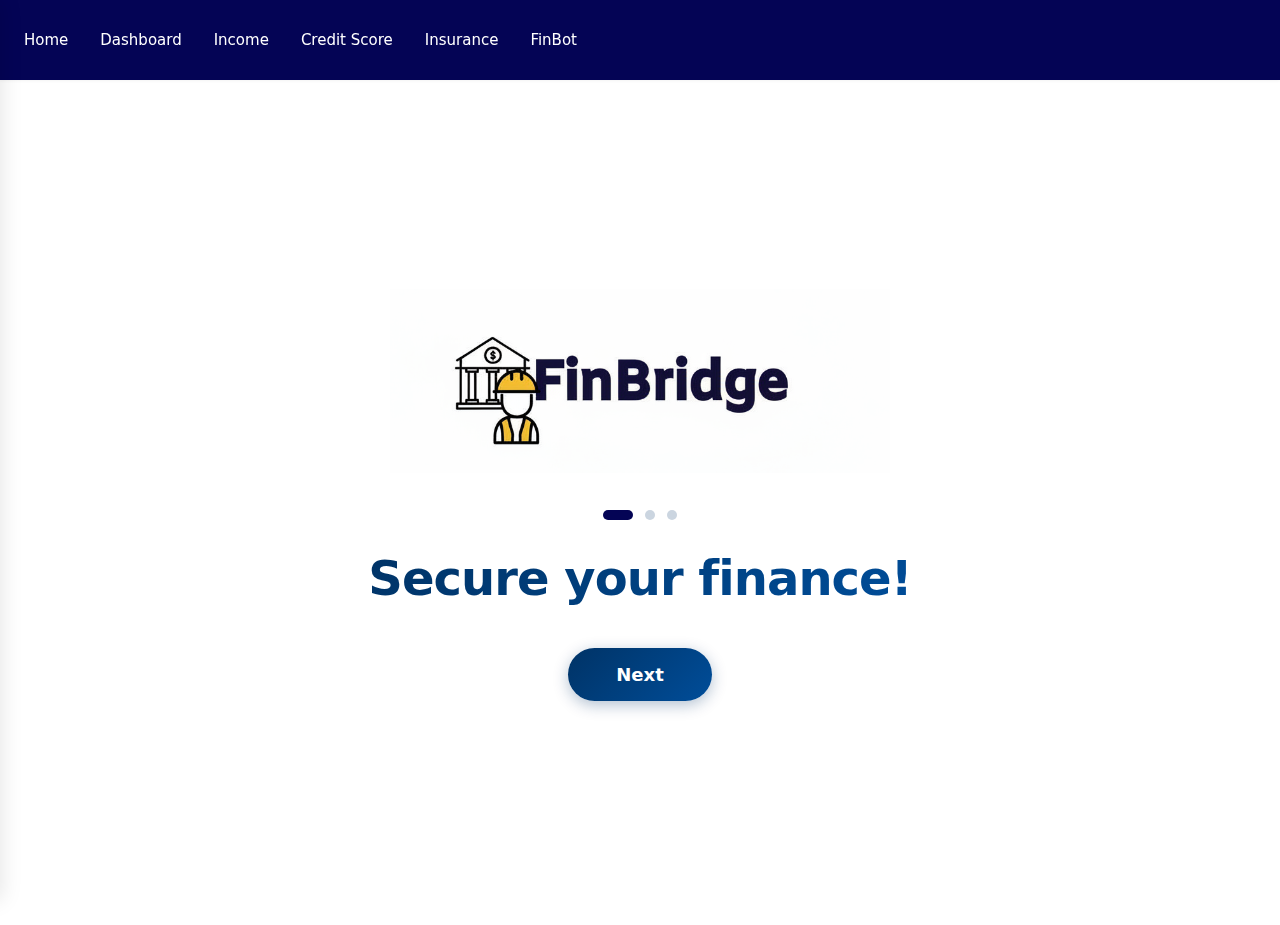
<file: Frontend/index.html>
<!DOCTYPE html>
<html lang="en">

<head>
  <meta charset="UTF-8" />
  <title>FinBridge - Secure your finance</title>
  <link rel="stylesheet" href="styles.css" />
</head>

<body>
  <!-- Top navy bar -->
  <header class="top-bar">
    <nav class="main-nav">
      <ul>
        <li><a href="index.html">Home</a></li>
        <li><a href="signup.html">Dashboard</a></li>
        <li><a href="signup.html">Income</a></li>
        <li><a href="signup.html">Credit Score</a></li>
        <li><a href="signup.html">Insurance</a></li>
        <li><a href="signup.html">FinBot</a></li>
      </ul>
    </nav>
  </header>

  <!-- Main hero section -->
  <main class="hero">
    <div class="hero-content">
      <div class="logo-row">
        <!-- Logo -->
        <img src="images/finlogo1.png" alt="FinBridge logo" class="logo-img" />
      </div>

      <!-- Small dots like onboarding indicator -->
      <div class="dots">
        <span class="dot dot-active"></span>
        <span class="dot"></span>
        <span class="dot"></span>
      </div>

      <h1 class="tagline">Secure your finance!</h1>
      <button class="primary-btn" id="nextBtn">Next</button>
    </div>
  </main>

  <!-- Credits / Simple footer -->
  <footer class="bottom-bar" style="background:transparent; height:auto; padding-bottom:10px;">
    <div style="width: 130px; height: 5px; background: #ffffff; border-radius: 10px; margin: 0 auto; opacity: 0.5;">
    </div>
  </footer>
  <script src="main.js"></script>
  <script src="sidebar.js"></script>
</body>

</html>
</file>
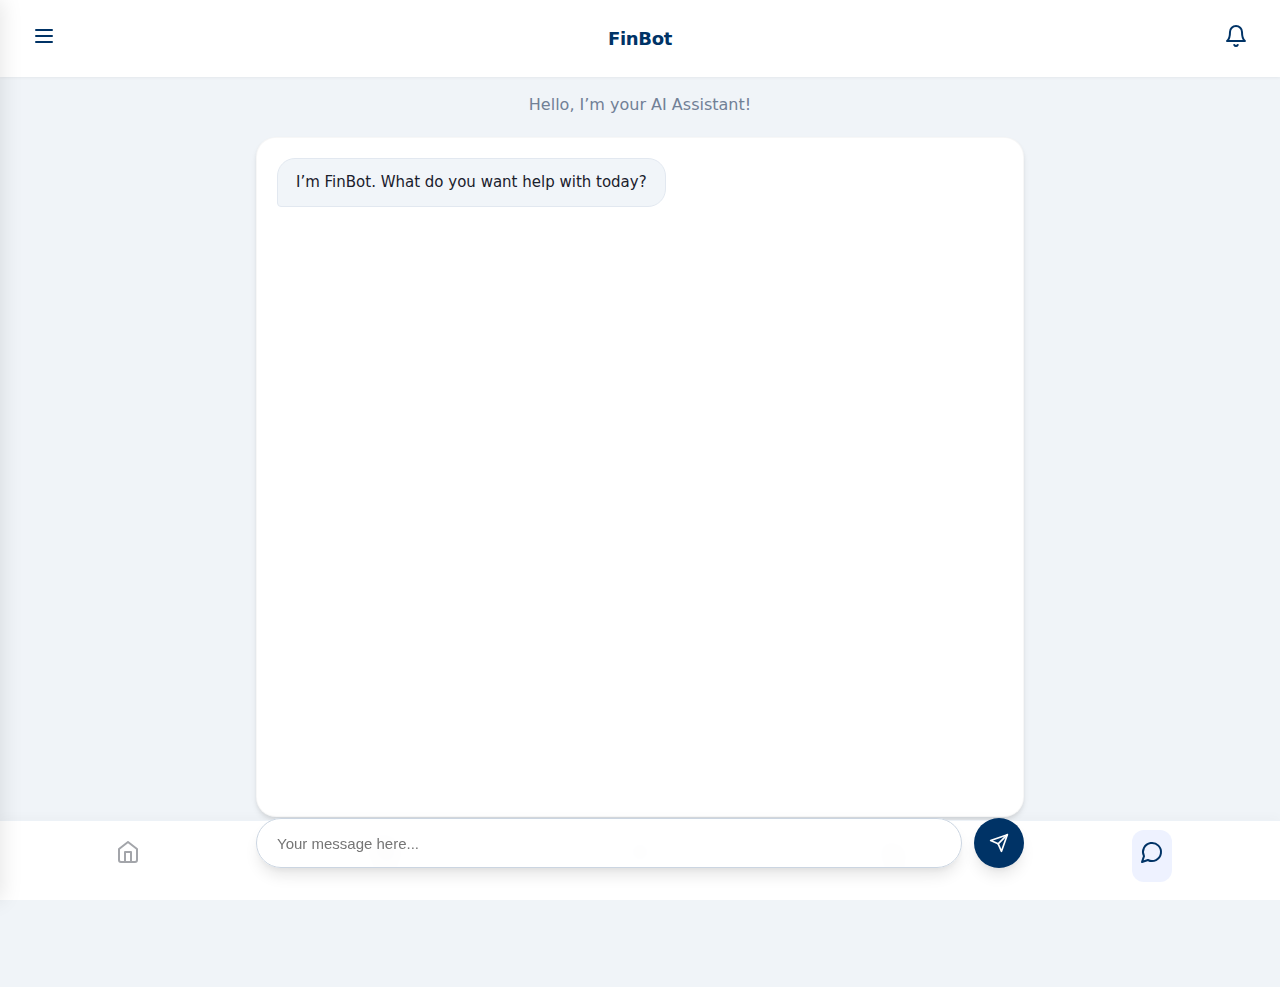
<file: Frontend/chatbot.html>
<!DOCTYPE html>
<html lang="en">

<head>
  <meta charset="UTF-8" />
  <title>FinBridge - FinBot</title>
  <meta name="viewport" content="width=device-width, initial-scale=1.0" />
  <link rel="stylesheet" href="styles.css" />
  <link rel="stylesheet" href="chatbot.css" />
</head>

<body class="dash-body">

  <!-- Top bar -->
  <!-- Top bar -->
  <header class="dash-topbar">
    <button class="icon-btn menu-toggle-btn">
      <svg xmlns="http://www.w3.org/2000/svg" width="24" height="24" viewBox="0 0 24 24" fill="none" stroke="#003366"
        stroke-width="2" stroke-linecap="round" stroke-linejoin="round">
        <line x1="4" x2="20" y1="12" y2="12" />
        <line x1="4" x2="20" y1="6" y2="6" />
        <line x1="4" x2="20" y1="18" y2="18" />
      </svg>
    </button>
    <h1 class="dash-title">FinBot</h1>
    <button class="icon-btn">
      <svg xmlns="http://www.w3.org/2000/svg" width="24" height="24" viewBox="0 0 24 24" fill="none" stroke="#003366"
        stroke-width="2" stroke-linecap="round" stroke-linejoin="round">
        <path d="M6 8a6 6 0 0 1 12 0c0 7 3 9 3 9H3s3-2 3-9" />
        <path d="M10.3 21a1.94 1.94 0 0 0 3.4 0" />
      </svg>
    </button>
  </header>

  <!-- Chat container -->
  <main class="cb-page">
    <div class="cb-welcome">
      <p>Hello, I’m your AI Assistant!</p>
    </div>

    <section id="chatWindow" class="cb-chat-window">
      <!-- Example initial bot message -->
      <div class="cb-msg cb-msg-bot">
        <p>I’m FinBot. What do you want help with today?</p>
      </div>
    </section>
  </main>

  <!-- Input area -->
  <form id="chatForm" class="cb-input-bar">
    <input id="chatInput" type="text" placeholder="Your message here..." autocomplete="off" required />
    <button type="submit" class="cb-send-btn">
      <svg xmlns="http://www.w3.org/2000/svg" width="20" height="20" viewBox="0 0 24 24" fill="none"
        stroke="currentColor" stroke-width="2" stroke-linecap="round" stroke-linejoin="round">
        <line x1="22" x2="11" y1="2" y2="13" />
        <polygon points="22 2 15 22 11 13 2 9 22 2" />
      </svg>
    </button>
  </form>

  <script src="chatbot.js"></script>
  <nav class="bottom-nav">
    <a href="dashboard.html" class="bottom-item">
      <svg xmlns="http://www.w3.org/2000/svg" width="24" height="24" viewBox="0 0 24 24" fill="none"
        stroke="currentColor" stroke-width="2" stroke-linecap="round" stroke-linejoin="round">
        <path d="m3 9 9-7 9 7v11a2 2 0 0 1-2 2H5a2 2 0 0 1-2-2z" />
        <polyline points="9 22 9 12 15 12 15 22" />
      </svg>
    </a>
    <a href="income.html" class="bottom-item">
      <svg xmlns="http://www.w3.org/2000/svg" width="24" height="24" viewBox="0 0 24 24" fill="none"
        stroke="currentColor" stroke-width="2" stroke-linecap="round" stroke-linejoin="round">
        <path d="M21 12V7H5a2 2 0 0 1 0-4h14v4" />
        <path d="M3 5v14a2 2 0 0 0 2 2h16v-5" />
        <path d="M18 12a2 2 0 0 0 0 4h4v-4Z" />
      </svg>
    </a>
    <a href="#" class="bottom-item">
      <svg xmlns="http://www.w3.org/2000/svg" width="24" height="24" viewBox="0 0 24 24" fill="none"
        stroke="currentColor" stroke-width="2" stroke-linecap="round" stroke-linejoin="round">
        <path d="M5 12h14" />
        <path d="M12 5v14" />
      </svg>
    </a>
    <a href="credit-score.html" class="bottom-item">
      <svg xmlns="http://www.w3.org/2000/svg" width="24" height="24" viewBox="0 0 24 24" fill="none"
        stroke="currentColor" stroke-width="2" stroke-linecap="round" stroke-linejoin="round">
        <path d="M3 3v18h18" />
        <path d="m19 9-5 5-4-4-3 3" />
      </svg>
    </a>
    <a href="chatbot.html" class="bottom-item bottom-item-active">
      <svg xmlns="http://www.w3.org/2000/svg" width="24" height="24" viewBox="0 0 24 24" fill="none"
        stroke="currentColor" stroke-width="2" stroke-linecap="round" stroke-linejoin="round">
        <path d="M7.9 20A9 9 0 1 0 4 16.1L2 22Z" />
      </svg>
    </a>
  </nav>
  <script src="sidebar.js"></script>
  <script src="chatbot.js"></script>

</body>

</html>
</file>
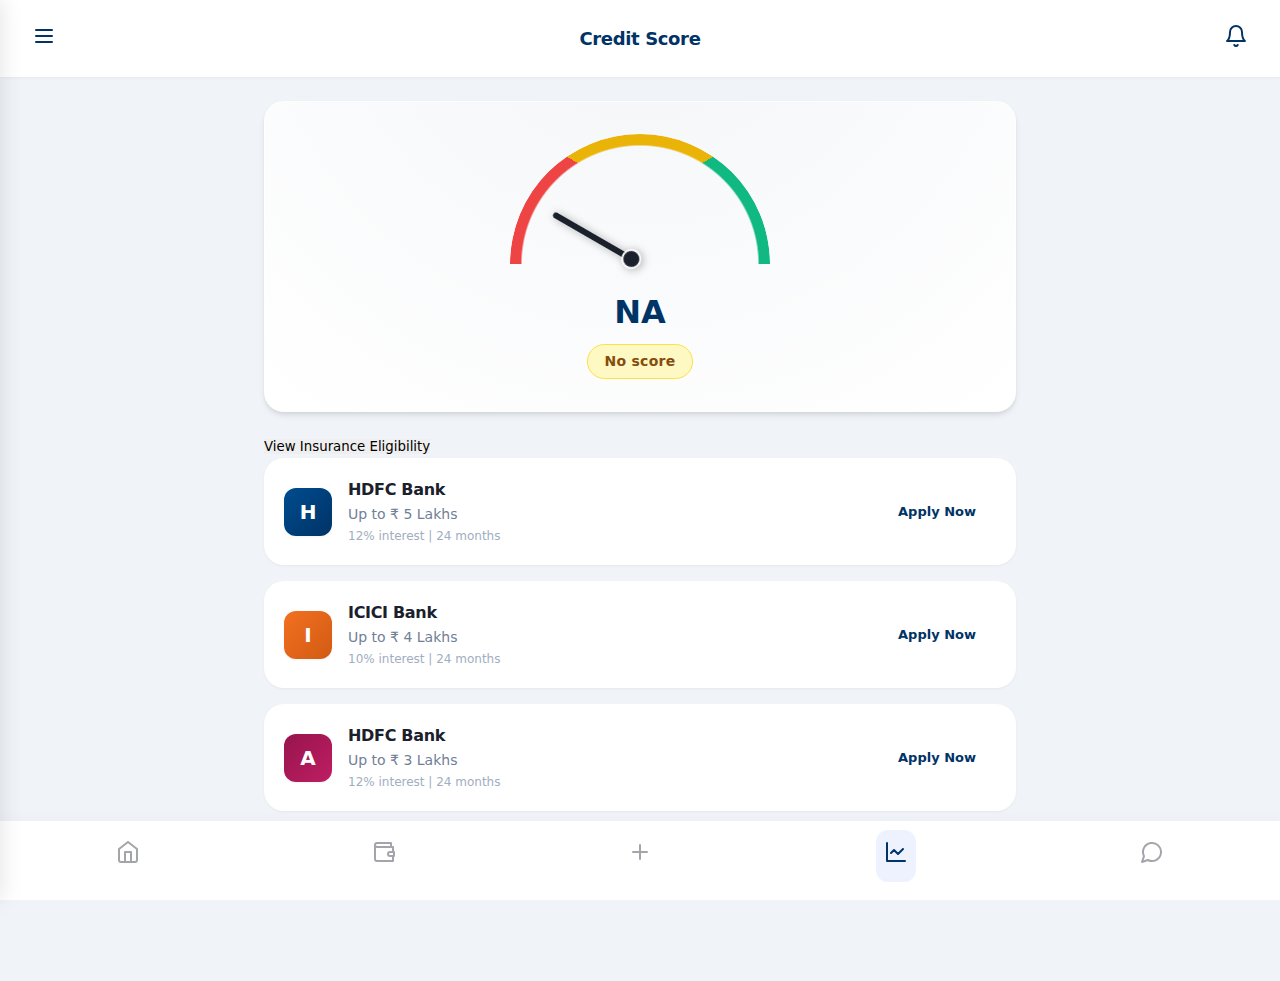
<file: Frontend/credit-score.html>
<!DOCTYPE html>
<html lang="en">

<head>
  <meta charset="UTF-8" />
  <title>FinBridge - Credit Score</title>
  <meta name="viewport" content="width=device-width, initial-scale=1.0" />
  <link rel="stylesheet" href="styles.css" />
  <link rel="stylesheet" href="creditscore.css" />
</head>

<body class="dash-body">

  <!-- Top bar -->
  <!-- Top bar -->
  <header class="dash-topbar">
    <button class="icon-btn menu-toggle-btn">
      <svg xmlns="http://www.w3.org/2000/svg" width="24" height="24" viewBox="0 0 24 24" fill="none" stroke="#003366"
        stroke-width="2" stroke-linecap="round" stroke-linejoin="round">
        <line x1="4" x2="20" y1="12" y2="12" />
        <line x1="4" x2="20" y1="6" y2="6" />
        <line x1="4" x2="20" y1="18" y2="18" />
      </svg>
    </button>
    <h1 class="dash-title">Credit Score</h1>
    <button class="icon-btn">
      <svg xmlns="http://www.w3.org/2000/svg" width="24" height="24" viewBox="0 0 24 24" fill="none" stroke="#003366"
        stroke-width="2" stroke-linecap="round" stroke-linejoin="round">
        <path d="M6 8a6 6 0 0 1 12 0c0 7 3 9 3 9H3s3-2 3-9" />
        <path d="M10.3 21a1.94 1.94 0 0 0 3.4 0" />
      </svg>
    </button>
  </header>

  <main class="cs-page">
    <!-- Gauge -->
    <section class="cs-gauge-card">
      <div class="gauge">
        <div class="gauge-arc gauge-red"></div>
        <div class="gauge-arc gauge-yellow"></div>
        <div class="gauge-arc gauge-green"></div>

        <div class="gauge-inner"></div>

        <!-- needle -->
        <div class="gauge-needle">
          <div class="needle-stick"></div>
          <div class="needle-center"></div>
        </div>
      </div>

      <div class="cs-score-text">
  <span id="score-text" class="cs-score-number">7/10</span>
  <span id="band-text" class="cs-score-label cs-score-moderate">Moderate</span>

</div>
    </section>
          <button onclick="goToInsurance()">View Insurance Eligibility</button>

    </section>

    <!-- Offers -->
    <section class="cs-offers">
      <article class="offer-card">
        <div class="offer-left">
          <div class="offer-logo hdfc">H</div>
          <div>
            <h3 class="offer-bank">HDFC Bank</h3>
            <p class="offer-main">Up to ₹ 5 Lakhs</p>
            <p class="offer-sub">12% interest | 24 months</p>
          </div>
        </div>
        <button class="offer-btn">Apply Now</button>
      </article>

      <article class="offer-card">
        <div class="offer-left">
          <div class="offer-logo icici">I</div>
          <div>
            <h3 class="offer-bank">ICICI Bank</h3>
            <p class="offer-main">Up to ₹ 4 Lakhs</p>
            <p class="offer-sub">10% interest | 24 months</p>
          </div>
        </div>
        <button class="offer-btn">Apply Now</button>
      </article>

      <article class="offer-card">
        <div class="offer-left">
          <div class="offer-logo axis">A</div>
          <div>
            <h3 class="offer-bank">HDFC Bank</h3>
            <p class="offer-main">Up to ₹ 3 Lakhs</p>
            <p class="offer-sub">12% interest | 24 months</p>
          </div>
        </div>
        <button class="offer-btn">Apply Now</button>
      </article>
    </section>
  </main>
  <!-- Bottom nav -->
  <nav class="bottom-nav">
    <a href="dashboard.html" class="bottom-item">
      <svg xmlns="http://www.w3.org/2000/svg" width="24" height="24" viewBox="0 0 24 24" fill="none"
        stroke="currentColor" stroke-width="2" stroke-linecap="round" stroke-linejoin="round">
        <path d="m3 9 9-7 9 7v11a2 2 0 0 1-2 2H5a2 2 0 0 1-2-2z" />
        <polyline points="9 22 9 12 15 12 15 22" />
      </svg>
    </a>
    <a href="income.html" class="bottom-item">
      <svg xmlns="http://www.w3.org/2000/svg" width="24" height="24" viewBox="0 0 24 24" fill="none"
        stroke="currentColor" stroke-width="2" stroke-linecap="round" stroke-linejoin="round">
        <path d="M21 12V7H5a2 2 0 0 1 0-4h14v4" />
        <path d="M3 5v14a2 2 0 0 0 2 2h16v-5" />
        <path d="M18 12a2 2 0 0 0 0 4h4v-4Z" />
      </svg>
    </a>
    <a href="#" class="bottom-item">
      <svg xmlns="http://www.w3.org/2000/svg" width="24" height="24" viewBox="0 0 24 24" fill="none"
        stroke="currentColor" stroke-width="2" stroke-linecap="round" stroke-linejoin="round">
        <path d="M5 12h14" />
        <path d="M12 5v14" />
      </svg>
    </a>
    <a href="credit-score.html" class="bottom-item bottom-item-active">
      <svg xmlns="http://www.w3.org/2000/svg" width="24" height="24" viewBox="0 0 24 24" fill="none"
        stroke="currentColor" stroke-width="2" stroke-linecap="round" stroke-linejoin="round">
        <path d="M3 3v18h18" />
        <path d="m19 9-5 5-4-4-3 3" />
      </svg>
    </a>
    <a href="chatbot.html" class="bottom-item">
      <svg xmlns="http://www.w3.org/2000/svg" width="24" height="24" viewBox="0 0 24 24" fill="none"
        stroke="currentColor" stroke-width="2" stroke-linecap="round" stroke-linejoin="round">
        <path d="M7.9 20A9 9 0 1 0 4 16.1L2 22Z" />
      </svg>
    </a>
  </nav>
  <script src="sidebar.js"></script>
  <script>
  // Read score from localStorage
  const scoreStr = localStorage.getItem("credit_score");
  const score = scoreStr ? Number(scoreStr) : null;

  if (score !== null && !isNaN(score)) {
    // Show X/10
    document.getElementById("score-text").textContent = `${score}/10`;

    // Simple band logic
    let band = "Moderate";
    if (score >= 8) band = "Excellent";
    else if (score < 6) band = "Low";

    document.getElementById("band-text").textContent = band;

    // TODO: move the gauge needle based on score if you want
  } else {
    document.getElementById("score-text").textContent = "NA";
    document.getElementById("band-text").textContent = "No score";
  }
</script>
<script>
function goToInsurance() {
    const scoreStr = localStorage.getItem("credit_score");
    if (!scoreStr) {
        alert("Credit score not found");
        return;
    }
    const creditScore = Number(scoreStr);   // ✅ define from localStorage
    window.location.href = `insurance.html?score=${creditScore}`;
}

</script>

</body>

</html>
</file>
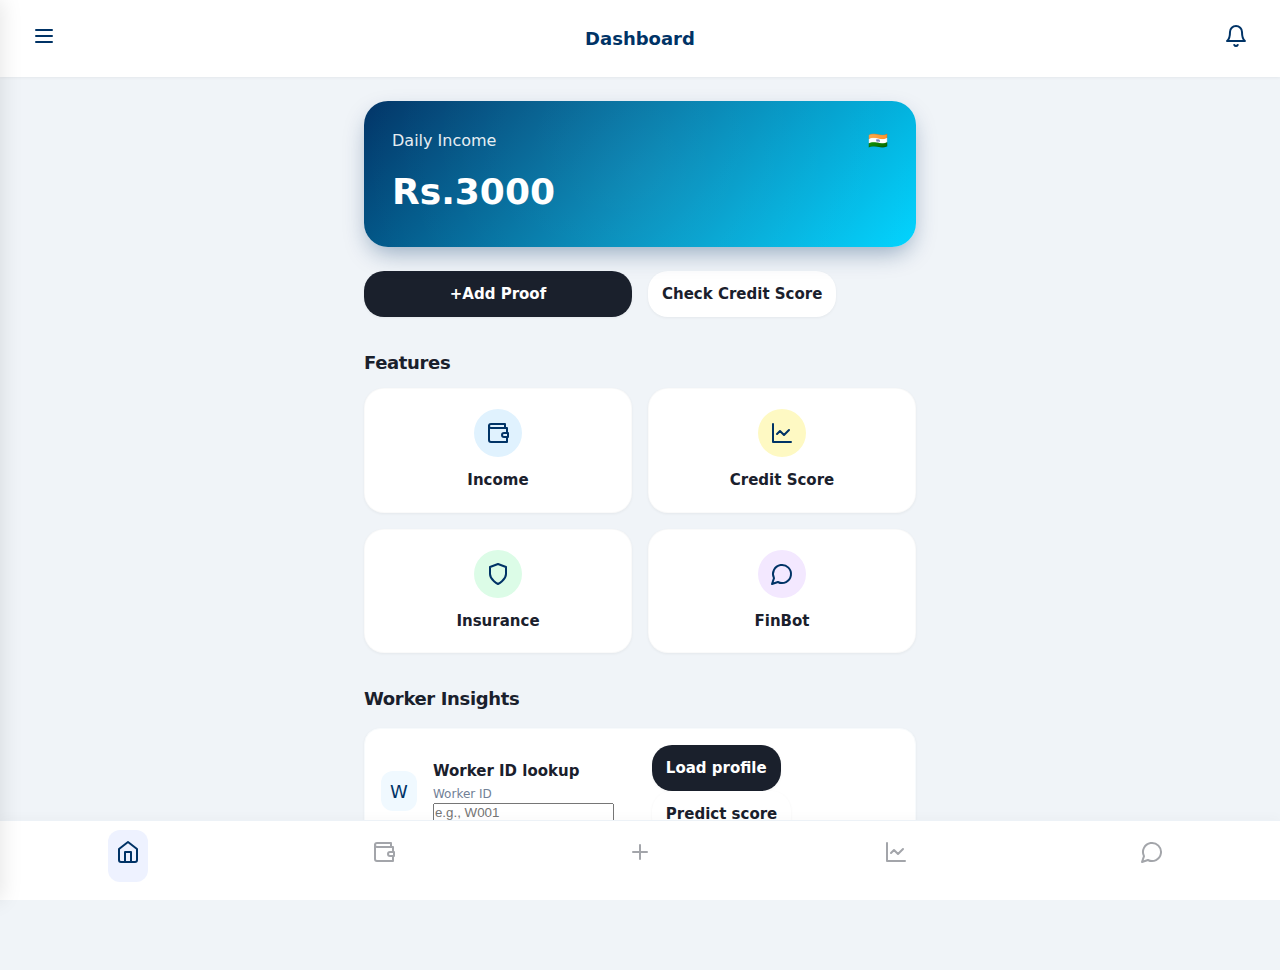
<file: Frontend/dashboard.html>
<!DOCTYPE html>
<html lang="en">

<head>
  <meta charset="UTF-8" />
  <title>FinBridge - Dashboard</title>
  <link rel="stylesheet" href="styles.css" />
</head>

<body class="dash-body">

  <!-- Top app bar -->
  <!-- Top app bar -->
  <!-- Top app bar -->
  <header class="dash-topbar">
    <button class="icon-btn menu-toggle-btn">
      <svg xmlns="http://www.w3.org/2000/svg" width="24" height="24" viewBox="0 0 24 24" fill="none" stroke="#003366"
        stroke-width="2" stroke-linecap="round" stroke-linejoin="round">
        <line x1="4" x2="20" y1="12" y2="12" />
        <line x1="4" x2="20" y1="6" y2="6" />
        <line x1="4" x2="20" y1="18" y2="18" />
      </svg>
    </button>

    <span class="dash-title">Dashboard</span>

    <button class="icon-btn">
      <svg xmlns="http://www.w3.org/2000/svg" width="24" height="24" viewBox="0 0 24 24" fill="none" stroke="#003366"
        stroke-width="2" stroke-linecap="round" stroke-linejoin="round">
        <path d="M6 8a6 6 0 0 1 12 0c0 7 3 9 3 9H3s3-2 3-9" />
        <path d="M10.3 21a1.94 1.94 0 0 0 3.4 0" />
      </svg>
      <!-- Notification bell instead of search for better dashboard context -->
    </button>
  </header>

  <!-- Page content -->
  <main class="dash-main">
    <!-- Income card -->
    <section class="income-card">
      <div class="income-card-header">
        <span class="income-title">Daily Income</span>
        <span class="income-flag">🇮🇳</span>
      </div>
      <div class="income-amount">Rs.3000</div>
    </section>

    <!-- Buttons row -->
    <div class="dash-actions">
      <button class="dash-btn-primary">+Add Proof</button>
      <a href="predict.html">
  <button class="dash-btn-outline" type="button"> Check Credit Score</button>
</a>
    </div>

    <!-- Features Grid (Home Page style) -->
    <section class="features-grid">
      <h2 class="section-title">Features</h2>
      <div class="features-row">
        <a href="income.html" class="feature-card">
          <div class="feature-icon" style="background: #e0f2fe; color: #003366;">
            <svg xmlns="http://www.w3.org/2000/svg" width="24" height="24" viewBox="0 0 24 24" fill="none"
              stroke="currentColor" stroke-width="2" stroke-linecap="round" stroke-linejoin="round">
              <path d="M21 12V7H5a2 2 0 0 1 0-4h14v4" />
              <path d="M3 5v14a2 2 0 0 0 2 2h16v-5" />
              <path d="M18 12a2 2 0 0 0 0 4h4v-4Z" />
            </svg>
          </div>
          <span class="feature-name">Income</span>
        </a>
        <a href="credit-score.html" class="feature-card">
          <div class="feature-icon" style="background: #fef9c3; color: #003366;">
            <svg xmlns="http://www.w3.org/2000/svg" width="24" height="24" viewBox="0 0 24 24" fill="none"
              stroke="currentColor" stroke-width="2" stroke-linecap="round" stroke-linejoin="round">
              <path d="M3 3v18h18" />
              <path d="m19 9-5 5-4-4-3 3" />
            </svg>
          </div>
          <span class="feature-name">Credit Score</span>
        </a>
        <a href="insurance.html" class="feature-card">
          <div class="feature-icon" style="background: #dcfce7; color: #003366;">
            <svg xmlns="http://www.w3.org/2000/svg" width="24" height="24" viewBox="0 0 24 24" fill="none"
              stroke="currentColor" stroke-width="2" stroke-linecap="round" stroke-linejoin="round">
              <path d="M12 22s8-4 8-10V5l-8-3-8 3v7c0 6 8 10 8 10" />
            </svg>
          </div>
          <span class="feature-name">Insurance</span>
        </a>
        <a href="chatbot.html" class="feature-card">
          <div class="feature-icon" style="background: #f3e8ff; color: #003366;">
            <svg xmlns="http://www.w3.org/2000/svg" width="24" height="24" viewBox="0 0 24 24" fill="none"
              stroke="currentColor" stroke-width="2" stroke-linecap="round" stroke-linejoin="round">
              <path d="M7.9 20A9 9 0 1 0 4 16.1L2 22Z" />
            </svg>
          </div>
          <span class="feature-name">FinBot</span>
        </a>
      </div>
    </section>

        <!-- Worker Insights (Backend 2.0) -->
    <section class="recent">
      <div class="recent-header">
        <h2>Worker Insights</h2>
      </div>

      <div class="activity-card">
        <div class="activity-left">
          <div class="activity-icon">W</div>
          <div>
            <div class="activity-title">Worker ID lookup</div>
            <div class="activity-time">
              <label for="wi-worker_id">Worker ID</label>
              <input id="wi-worker_id" type="text" placeholder="e.g., W001">
            </div>
          </div>
        </div>
        <div class="activity-amount">
          <button class="dash-btn-primary" onclick="wiLoadProfile()">Load profile</button>
          <a href="predict.html">
          <button class="dash-btn-outline" onclick="wiPredictScore()">Predict score</button>
        </a>
          </div>
        </div>
      </div>

      <div id="wi-error" class="error"></div>

      <div class="activity-card" id="wi-kyc-card" style="display:none;">
        <div>
          <h3>KYC & Summary</h3>
          <p id="wi-kyc-text"></p>
          <p id="wi-summary-text"></p>
        </div>
      </div>

      <div class="activity-card" id="wi-predict-card" style="display:none;">
        <div>
          <h3>Credit Score (Rule-based)</h3>
          <p id="wi-predict-text"></p>
        </div>
      </div>

      <div class="activity-card" id="wi-txn-card" style="display:none;">
        <div>
          <h3>Recent transactions</h3>
          <table id="wi-txn-table">
            <thead>
              <tr>
                <th>Date</th>
                <th>Amount</th>
                <th>Type</th>
                <th>Source</th>
              </tr>
            </thead>
            <tbody></tbody>
          </table>
        </div>
      </div>
    </section>

  </main>

  <!-- Bottom nav -->
  <nav class="bottom-nav">
    <a href="dashboard.html" class="bottom-item bottom-item-active">
      <svg xmlns="http://www.w3.org/2000/svg" width="24" height="24" viewBox="0 0 24 24" fill="none"
        stroke="currentColor" stroke-width="2" stroke-linecap="round" stroke-linejoin="round">
        <path d="m3 9 9-7 9 7v11a2 2 0 0 1-2 2H5a2 2 0 0 1-2-2z" />
        <polyline points="9 22 9 12 15 12 15 22" />
      </svg>
    </a>
    <a href="income.html" class="bottom-item">
      <svg xmlns="http://www.w3.org/2000/svg" width="24" height="24" viewBox="0 0 24 24" fill="none"
        stroke="currentColor" stroke-width="2" stroke-linecap="round" stroke-linejoin="round">
        <path d="M21 12V7H5a2 2 0 0 1 0-4h14v4" />
        <path d="M3 5v14a2 2 0 0 0 2 2h16v-5" />
        <path d="M18 12a2 2 0 0 0 0 4h4v-4Z" />
      </svg>
    </a> <!-- Changed to card/wallet icon -->
    <a href="#" class="bottom-item">
      <svg xmlns="http://www.w3.org/2000/svg" width="24" height="24" viewBox="0 0 24 24" fill="none"
        stroke="currentColor" stroke-width="2" stroke-linecap="round" stroke-linejoin="round">
        <path d="M5 12h14" />
        <path d="M12 5v14" />
      </svg>
    </a>
    <a href="credit-score.html" class="bottom-item">
      <svg xmlns="http://www.w3.org/2000/svg" width="24" height="24" viewBox="0 0 24 24" fill="none"
        stroke="currentColor" stroke-width="2" stroke-linecap="round" stroke-linejoin="round">
        <path d="M3 3v18h18" />
        <path d="m19 9-5 5-4-4-3 3" />
      </svg>
    </a>
    <a href="chatbot.html" class="bottom-item">
      <svg xmlns="http://www.w3.org/2000/svg" width="24" height="24" viewBox="0 0 24 24" fill="none"
        stroke="currentColor" stroke-width="2" stroke-linecap="round" stroke-linejoin="round">
        <path d="M7.9 20A9 9 0 1 0 4 16.1L2 22Z" />
      </svg>
    </a>
  </nav>

  <script src="sidebar.js"></script>
  <script src="worker-insights.js"></script>
</body>

</html>
</file>
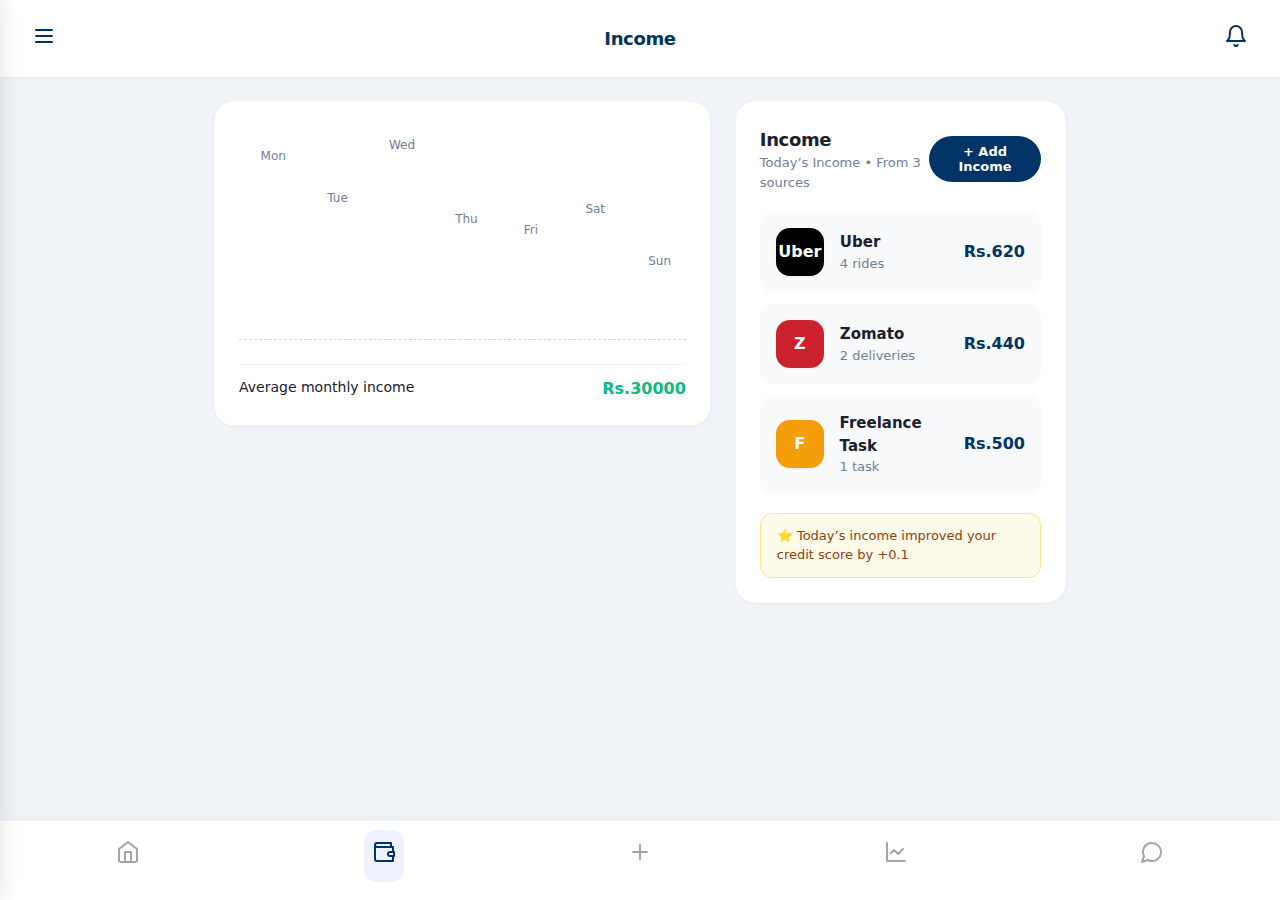
<file: Frontend/income.html>
<!DOCTYPE html>
<html lang="en">

<head>
  <meta charset="UTF-8" />
  <title>FinBridge - Income</title>
  <meta name="viewport" content="width=device-width, initial-scale=1.0" />
  <link rel="stylesheet" href="styles.css" />
  <link rel="stylesheet" href="income.css" />
</head>

<body class="dash-body">

  <!-- Top app bar -->
  <!-- Top app bar -->
  <header class="dash-topbar">
    <button class="icon-btn menu-toggle-btn">
      <svg xmlns="http://www.w3.org/2000/svg" width="24" height="24" viewBox="0 0 24 24" fill="none" stroke="#003366"
        stroke-width="2" stroke-linecap="round" stroke-linejoin="round">
        <line x1="4" x2="20" y1="12" y2="12" />
        <line x1="4" x2="20" y1="6" y2="6" />
        <line x1="4" x2="20" y1="18" y2="18" />
      </svg>
    </button>
    <h1 class="dash-title">Income</h1>
    <button class="icon-btn">
      <svg xmlns="http://www.w3.org/2000/svg" width="24" height="24" viewBox="0 0 24 24" fill="none" stroke="#003366"
        stroke-width="2" stroke-linecap="round" stroke-linejoin="round">
        <path d="M6 8a6 6 0 0 1 12 0c0 7 3 9 3 9H3s3-2 3-9" />
        <path d="M10.3 21a1.94 1.94 0 0 0 3.4 0" />
      </svg>
    </button>
  </header>

  <main class="page">
    <!-- Chart -->
    <section class="card chart-card">
      <div class="chart">
        <div class="chart-item">
          <div class="chart-bar h-75"></div>
          <span class="chart-day">Mon</span>
          <span class="chart-val">₹ 3000</span>
        </div>
        <div class="chart-item">
          <div class="chart-bar h-55"></div>
          <span class="chart-day">Tue</span>
          <span class="chart-val">₹ 2100</span>
        </div>
        <div class="chart-item">
          <div class="chart-bar h-80"></div>
          <span class="chart-day">Wed</span>
          <span class="chart-val">₹ 2800</span>
        </div>
        <div class="chart-item">
          <div class="chart-bar h-45"></div>
          <span class="chart-day">Thu</span>
          <span class="chart-val">₹ 1900</span>
        </div>
        <div class="chart-item active">
          <div class="chart-bar h-40"></div>
          <span class="chart-day">Fri</span>
          <span class="chart-val">₹ 1500</span>
        </div>
        <div class="chart-item">
          <div class="chart-bar h-50"></div>
          <span class="chart-day">Sat</span>
          <span class="chart-val">₹ 1700</span>
        </div>
        <div class="chart-item">
          <div class="chart-bar h-25"></div>
          <span class="chart-day">Sun</span>
          <span class="chart-val">₹ 500</span>
        </div>
      </div>

      <div class="avg-row">
        <span>Average monthly income</span>
        <span class="avg-val">Rs.30000</span>
      </div>
    </section>

    <!-- Income list -->
    <section class="card list-card">
      <div class="list-header">
        <div>
          <h2>Income</h2>
          <p class="subtitle">Today’s Income • From 3 sources</p>
        </div>
        <button class="chip-btn">+ Add Income</button>
      </div>

      <div class="source">
        <div class="source-left">
          <div class="logo-box uber">Uber</div>
          <div>
            <div class="source-name">Uber</div>
            <div class="source-sub">4 rides</div>
          </div>
        </div>
        <div class="source-amt">Rs.620</div>
      </div>

      <div class="source">
        <div class="source-left">
          <div class="logo-box zomato">Z</div>
          <div>
            <div class="source-name">Zomato</div>
            <div class="source-sub">2 deliveries</div>
          </div>
        </div>
        <div class="source-amt">Rs.440</div>
      </div>

      <div class="source">
        <div class="source-left">
          <div class="logo-box freelance">F</div>
          <div>
            <div class="source-name">Freelance Task</div>
            <div class="source-sub">1 task</div>
          </div>
        </div>
        <div class="source-amt">Rs.500</div>
      </div>

      <p class="info-note">
        ⭐ Today’s income improved your credit score by +0.1
      </p>
    </section>
  </main>

  <!-- Bottom nav -->
  <nav class="bottom-nav">
    <a href="dashboard.html" class="bottom-item">
      <svg xmlns="http://www.w3.org/2000/svg" width="24" height="24" viewBox="0 0 24 24" fill="none"
        stroke="currentColor" stroke-width="2" stroke-linecap="round" stroke-linejoin="round">
        <path d="m3 9 9-7 9 7v11a2 2 0 0 1-2 2H5a2 2 0 0 1-2-2z" />
        <polyline points="9 22 9 12 15 12 15 22" />
      </svg>
    </a>
    <a href="income.html" class="bottom-item bottom-item-active">
      <svg xmlns="http://www.w3.org/2000/svg" width="24" height="24" viewBox="0 0 24 24" fill="none"
        stroke="currentColor" stroke-width="2" stroke-linecap="round" stroke-linejoin="round">
        <path d="M21 12V7H5a2 2 0 0 1 0-4h14v4" />
        <path d="M3 5v14a2 2 0 0 0 2 2h16v-5" />
        <path d="M18 12a2 2 0 0 0 0 4h4v-4Z" />
      </svg>
    </a>
    <a href="#" class="bottom-item">
      <svg xmlns="http://www.w3.org/2000/svg" width="24" height="24" viewBox="0 0 24 24" fill="none"
        stroke="currentColor" stroke-width="2" stroke-linecap="round" stroke-linejoin="round">
        <path d="M5 12h14" />
        <path d="M12 5v14" />
      </svg>
    </a>
    <a href="credit-score.html" class="bottom-item">
      <svg xmlns="http://www.w3.org/2000/svg" width="24" height="24" viewBox="0 0 24 24" fill="none"
        stroke="currentColor" stroke-width="2" stroke-linecap="round" stroke-linejoin="round">
        <path d="M3 3v18h18" />
        <path d="m19 9-5 5-4-4-3 3" />
      </svg>
    </a>
    <a href="chatbot.html" class="bottom-item">
      <svg xmlns="http://www.w3.org/2000/svg" width="24" height="24" viewBox="0 0 24 24" fill="none"
        stroke="currentColor" stroke-width="2" stroke-linecap="round" stroke-linejoin="round">
        <path d="M7.9 20A9 9 0 1 0 4 16.1L2 22Z" />
      </svg>
    </a>
  </nav>
  <script src="sidebar.js"></script>
</body>

</html>
</file>
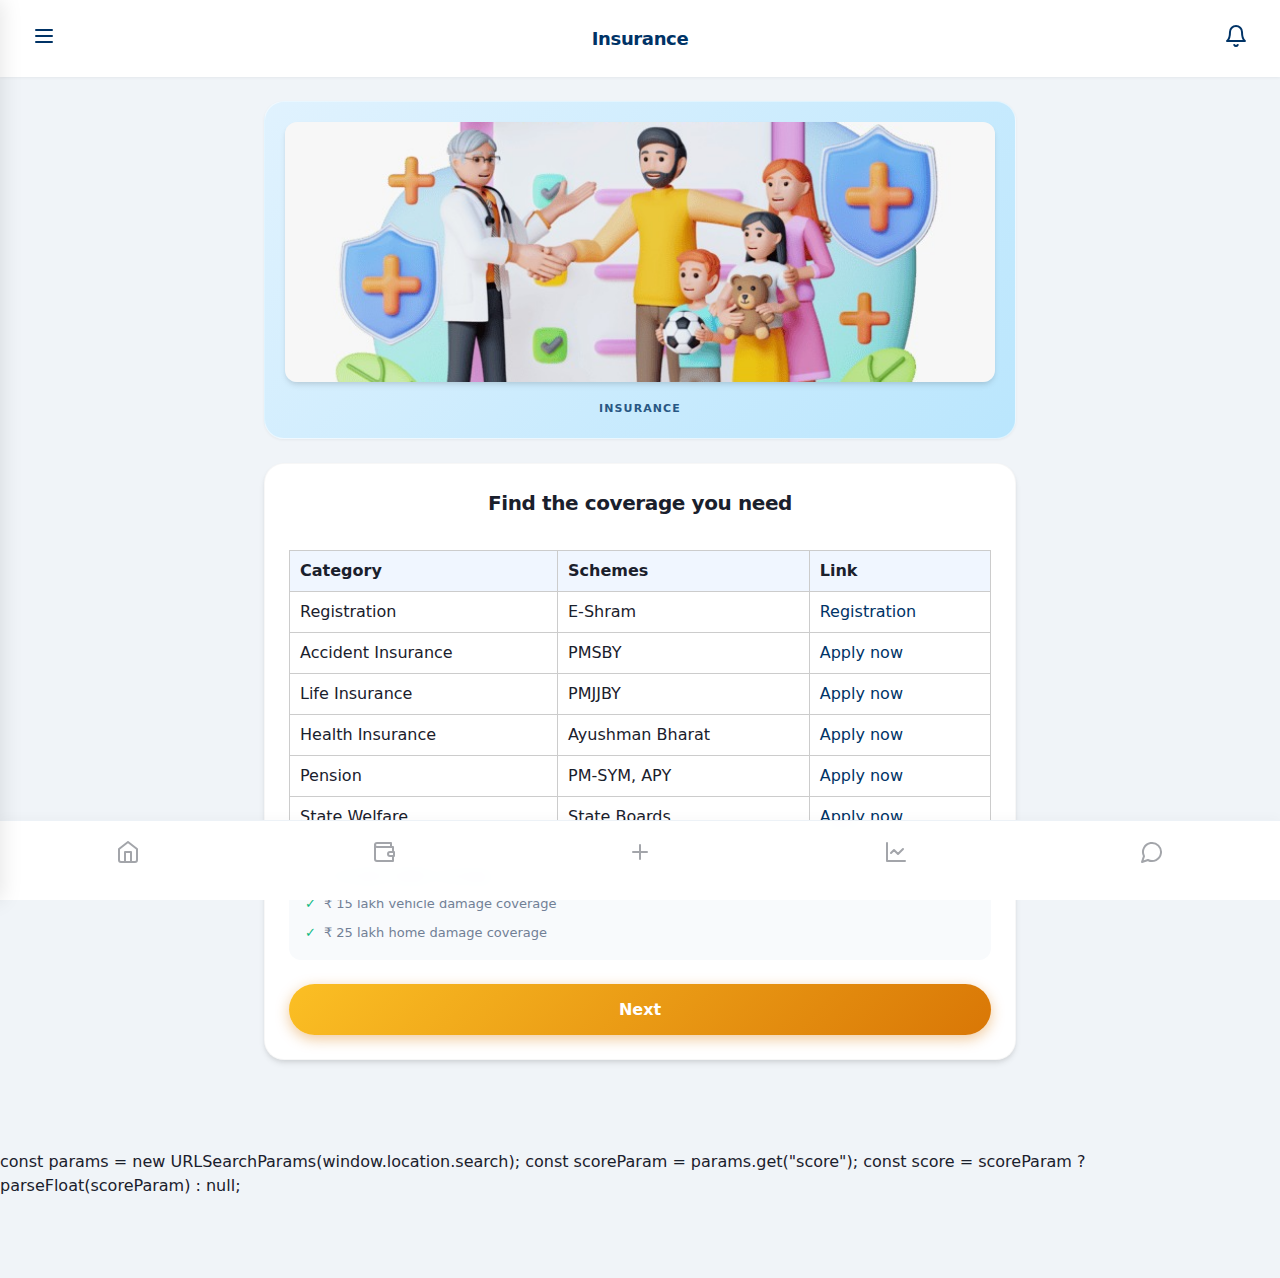
<file: Frontend/insurance.html>
<!DOCTYPE html>
<html lang="en">

<head>
  <meta charset="UTF-8" />
  <title>FinBridge - Insurance</title>
  <meta name="viewport" content="width=device-width, initial-scale=1.0" />
  <link rel="stylesheet" href="styles.css" />
  <link rel="stylesheet" href="insurance.css" />
</head>

<body class="dash-body">

  <!-- Top bar -->
  <!-- Top bar -->
  <header class="dash-topbar">
    <button class="icon-btn menu-toggle-btn">
      <svg xmlns="http://www.w3.org/2000/svg" width="24" height="24" viewBox="0 0 24 24" fill="none" stroke="#003366"
        stroke-width="2" stroke-linecap="round" stroke-linejoin="round">
        <line x1="4" x2="20" y1="12" y2="12" />
        <line x1="4" x2="20" y1="6" y2="6" />
        <line x1="4" x2="20" y1="18" y2="18" />
      </svg>
    </button>
    <h1 class="dash-title">Insurance</h1>
    <button class="icon-btn">
      <svg xmlns="http://www.w3.org/2000/svg" width="24" height="24" viewBox="0 0 24 24" fill="none" stroke="#003366"
        stroke-width="2" stroke-linecap="round" stroke-linejoin="round">
        <path d="M6 8a6 6 0 0 1 12 0c0 7 3 9 3 9H3s3-2 3-9" />
        <path d="M10.3 21a1.94 1.94 0 0 0 3.4 0" />
      </svg>
    </button>
  </header>

  <main class="ins-page">
    <!-- Hero illustration -->
    <section class="ins-hero">
      <!-- replace src with your own illustration -->
      <img src="images/insurance3.jpeg" alt="Family insurance" />
      <p class="ins-hero-caption"> INSURANCE</p>
    </section>

    <!-- Heading -->
    <section class="ins-content">
      <h2 class="ins-heading">Find the coverage you need</h2>
      <div id="result"></div>

      <!-- Coverage buttons -->
      <div class="ins-options">
        <table>
  <thead>
    <tr>
      <th>Category</th>
      <th>Schemes</th>
     <center><th>Link</th></center>
    </tr>
  </thead>
  <tbody>
    <tr>
      <td>Registration</td>
      <td>E-Shram </td><td class="action-cell"><a href="https://eshram.gov.in" class="apply-link"> Registration</a></td>
    </tr>
    <tr>
      <td>Accident Insurance</td>
      <td>PMSBY   <td class="action-cell"><a href="https://www.india.gov.in/spotlight/pradhan-mantri-suraksha-bima-yojana"class="apply-link"> Apply now</a></td>
    </tr>
    <tr>
      <td>Life Insurance</td>
      <td>PMJJBY   <td class="action-cell"><a href="https://www.india.gov.in/spotlight/pradhan-mantri-suraksha-bima-yojana"class="apply-link"> Apply now</a></td>
    </tr>
    <tr>
      <td>Health Insurance</td>
      <td>Ayushman Bharat <td class="action-cell"><a href="https://pmjay.gov.in"class="apply-link">Apply now</a></td>
    </tr>
    <tr>
      <td>Pension</td>
      <td>PM-SYM, APY  <td class="action-cell"><a href="https://maandhan.in"class="apply-link"> Apply now</a></td>
    </tr>
    <tr>
      <td>State Welfare</td>
      <td>State Boards  <td class="action-cell"> <a href="https://www.npscra.nsdl.co.in/scheme-details.php"class="apply-link"> Apply now</a></td>
    </tr>
  </tbody>
</table>

      </div>

      <!-- Bullet points -->
      <ul class="ins-points">
        <li>₹ 10 lakh health coverage</li>
        <li>₹ 15 lakh vehicle damage coverage</li>
        <li>₹ 25 lakh home damage coverage</li>
      </ul>

      <!-- Get quote -->
      <!-- Get quote -->
       <a href="chatbot.html">
      <button class="ins-cta-btn">Next</button>
      </a>
    </section>
  </main>
  <!-- Bottom nav -->
  <nav class="bottom-nav">
    <a href="dashboard.html" class="bottom-item">
      <svg xmlns="http://www.w3.org/2000/svg" width="24" height="24" viewBox="0 0 24 24" fill="none"
        stroke="currentColor" stroke-width="2" stroke-linecap="round" stroke-linejoin="round">
        <path d="m3 9 9-7 9 7v11a2 2 0 0 1-2 2H5a2 2 0 0 1-2-2z" />
        <polyline points="9 22 9 12 15 12 15 22" />
      </svg>
    </a>
    <a href="income.html" class="bottom-item">
      <svg xmlns="http://www.w3.org/2000/svg" width="24" height="24" viewBox="0 0 24 24" fill="none"
        stroke="currentColor" stroke-width="2" stroke-linecap="round" stroke-linejoin="round">
        <path d="M21 12V7H5a2 2 0 0 1 0-4h14v4" />
        <path d="M3 5v14a2 2 0 0 0 2 2h16v-5" />
        <path d="M18 12a2 2 0 0 0 0 4h4v-4Z" />
      </svg>
    </a>
    <a href="#" class="bottom-item">
      <svg xmlns="http://www.w3.org/2000/svg" width="24" height="24" viewBox="0 0 24 24" fill="none"
        stroke="currentColor" stroke-width="2" stroke-linecap="round" stroke-linejoin="round">
        <path d="M5 12h14" />
        <path d="M12 5v14" />
      </svg>
    </a>
    <a href="credit-score.html" class="bottom-item">
      <svg xmlns="http://www.w3.org/2000/svg" width="24" height="24" viewBox="0 0 24 24" fill="none"
        stroke="currentColor" stroke-width="2" stroke-linecap="round" stroke-linejoin="round">
        <path d="M3 3v18h18" />
        <path d="m19 9-5 5-4-4-3 3" />
      </svg>
    </a>
    <a href="chatbot.html" class="bottom-item">
      <svg xmlns="http://www.w3.org/2000/svg" width="24" height="24" viewBox="0 0 24 24" fill="none"
        stroke="currentColor" stroke-width="2" stroke-linecap="round" stroke-linejoin="round">
        <path d="M7.9 20A9 9 0 1 0 4 16.1L2 22Z" />
      </svg>
    </a>
  </nav>
  <script src="sidebar.js"></script>
const params = new URLSearchParams(window.location.search);
const scoreParam = params.get("score");
const score = scoreParam ? parseFloat(scoreParam) : null;
</script>

</body>


</html>
</file>
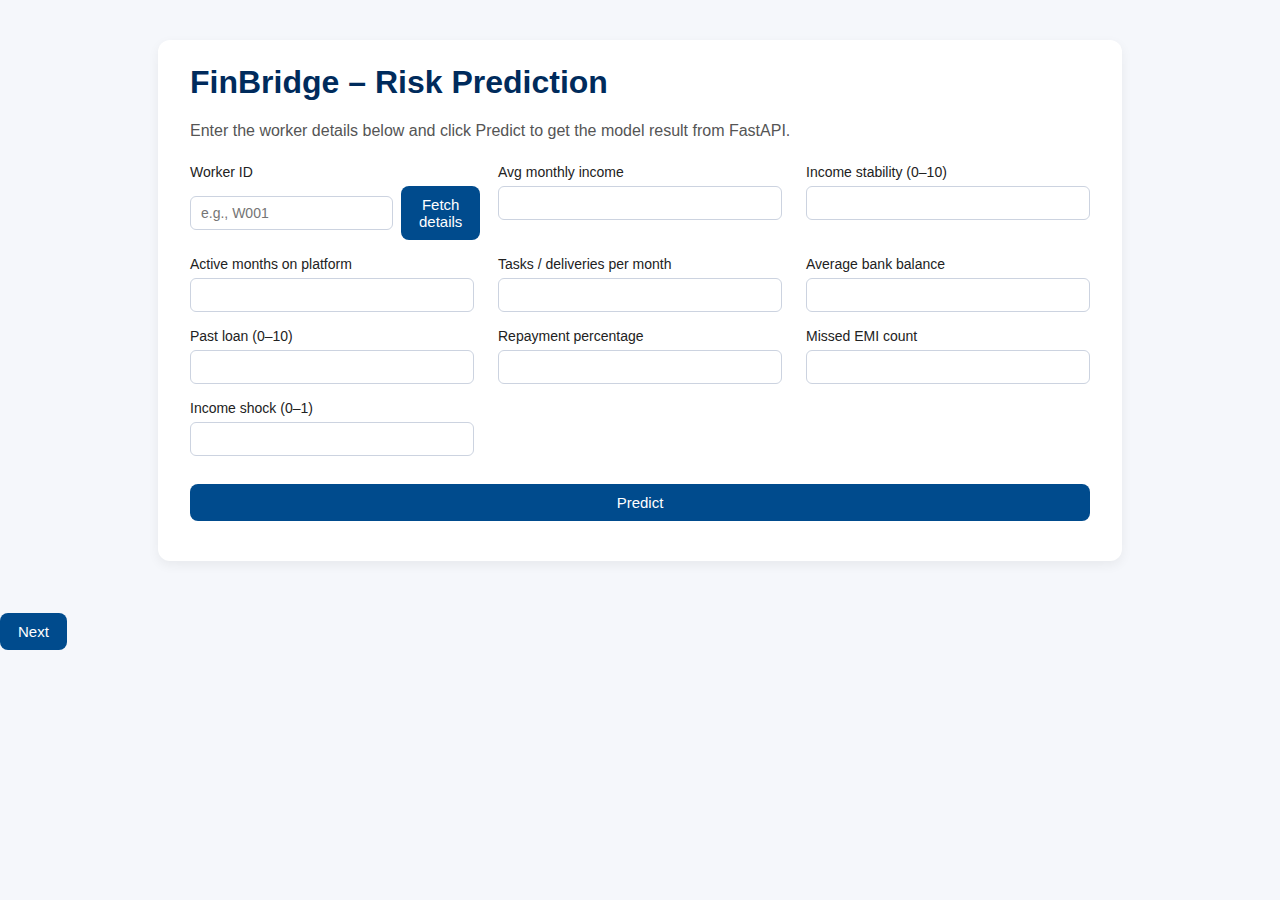
<file: Frontend/predict.html>
<!DOCTYPE html>
<html lang="en">
<head>
  <meta charset="UTF-8" />
  <title>FinBridge – Risk Prediction</title>
  <style>
    body { font-family: Arial, sans-serif; background-color: #f5f7fb; margin: 0; padding: 0; }
    .container {
      max-width: 900px; margin: 40px auto; background: #ffffff;
      padding: 24px 32px; border-radius: 12px;
      box-shadow: 0 4px 12px rgba(0,0,0,0.06);
    }
    h1 { margin-top: 0; color: #002b5c; }
    p.subtitle { color: #555; margin-bottom: 24px; }
    form { display: grid; grid-template-columns: repeat(auto-fit, minmax(250px, 1fr)); gap: 16px 24px; }
    .field { display: flex; flex-direction: column; }
    label { font-size: 14px; margin-bottom: 6px; color: #222; }
    input { padding: 8px 10px; border-radius: 6px; border: 1px solid #ccd3e0; font-size: 14px; }
    input:focus {
      outline: none; border-color: #004b8d; box-shadow: 0 0 0 1px #004b8d33;
    }
    .full-width { grid-column: 1 / -1; }
    button {
      margin-top: 12px; padding: 10px 18px; border-radius: 8px;
      border: none; background-color: #004b8d; color: #fff;
      font-size: 15px; cursor: pointer;
    }
    button:disabled { opacity: 0.6; cursor: not-allowed; }
    .result-card {
      margin-top: 24px; padding: 16px 20px; border-radius: 10px;
      background-color: #f0f6ff; border: 1px solid #c5d7f2;
    }
    .error { margin-top: 16px; color: #b00020; }
    .worker-row { display: flex; gap: 8px; align-items: center; }
    .worker-row button { margin-top: 0; }
  </style>
</head>
<body>
  <div class="container">
    <h1>FinBridge – Risk Prediction</h1>
    <p class="subtitle">
      Enter the worker details below and click Predict to get the model result from FastAPI.
    </p>

    <form id="predict-form">
      <!-- WORKER ID + FETCH BUTTON -->
      <div class="field">
        <label for="worker_id">Worker ID</label>
        <div class="worker-row">
          <input id="worker_id" name="worker_id" type="text" placeholder="e.g., W001" required />
          <button type="button" onclick="fetchWorkerDetails()">Fetch details</button>
        </div>
      </div>

      <div class="field">
        <label for="avg_monthly_income">Avg monthly income</label>
        <input id="avg_monthly_income" name="avg_monthly_income" type="number" step="0.01" />
      </div>

      <div class="field">
        <label for="income_stability">Income stability (0–10)</label>
        <input id="income_stability" name="income_stability" type="number" min="0" max="10" />
      </div>

      <div class="field">
        <label for="active_months_on_platform">Active months on platform</label>
        <input id="active_months_on_platform" name="active_months_on_platform" type="number" />
      </div>

      <div class="field">
        <label for="tasks_or_delivery_per_month">Tasks / deliveries per month</label>
        <input id="tasks_or_delivery_per_month" name="tasks_or_delivery_per_month" type="number" />
      </div>

      <div class="field">
        <label for="avg_bank_balance">Average bank balance</label>
        <input id="avg_bank_balance" name="avg_bank_balance" type="number" step="0.01" />
      </div>

      <div class="field">
        <label for="past_loan">Past loan (0–10)</label>
        <input id="past_loan" name="past_loan" type="number" min="0" max="10" step="1" />
      </div>

      <div class="field">
        <label for="repayment_percentage">Repayment percentage</label>
        <input id="repayment_percentage" name="repayment_percentage" type="number" min="0" max="100" />
      </div>

      <div class="field">
        <label for="missed_emi">Missed EMI count</label>
        <input id="missed_emi" name="missed_emi" type="number" />
      </div>

      <div class="field">
        <label for="income_shock">Income shock (0–1)</label>
        <input id="income_shock" name="income_shock" type="number" min="0" max="1" />
      </div>

      <div class="field full-width">
        <button type="submit" id="predict-button">Predict</button>
      </div>
    </form>

    <div id="error" class="error"></div>
    <div id="result" class="result-card" style="display:none;">
      <h3>Prediction result</h3>
      <p id="result-text"></p>
    </div>
  </div>
  <div class="center-div" >
    <button type="button"
        class="dash-btn-outline"
        onclick="window.location.href='credit-score.html'">
  Next
</button>
</div>
<script>
  const form = document.getElementById("predict-form");
  const button = document.getElementById("predict-button");
  const errorDiv = document.getElementById("error");
  const resultCard = document.getElementById("result");
  const resultText = document.getElementById("result-text");

  // ---------- PREDICT (POST) ----------
  form.addEventListener("submit", async function (e) {
    e.preventDefault();
    errorDiv.textContent = "";
    resultCard.style.display = "none";
    button.disabled = true;
    button.textContent = "Predicting...";

    const payload = {
      worker_id: document.getElementById("worker_id").value,
      avg_monthly_income: Number(document.getElementById("avg_monthly_income").value || 0),
      income_stability: Number(document.getElementById("income_stability").value || 0),
      active_months_on_platform: Number(document.getElementById("active_months_on_platform").value || 0),
      tasks_or_delivery_per_month: Number(document.getElementById("tasks_or_delivery_per_month").value || 0),
      avg_bank_balance: Number(document.getElementById("avg_bank_balance").value || 0),
      past_loan: Number(document.getElementById("past_loan").value || 0),
      repayment_percentage: Number(document.getElementById("repayment_percentage").value || 0),
      missed_emi: Number(document.getElementById("missed_emi").value || 0),
      income_shock: Number(document.getElementById("income_shock").value || 0)
    };

    try {
      const response = await fetch("http://127.0.0.1:8000/predict", {
        method: "POST",
        headers: { "Content-Type": "application/json" },
        body: JSON.stringify(payload)
      });

      if (!response.ok) {
        const text = await response.text();
        throw new Error("Server error: " + text);
      }

      const data = await response.json();

      // Save score for next page
      localStorage.setItem("credit_score", data.credit_score);

      // Show result on this page
      resultText.textContent =
        `Worker: ${data.worker_id} | ` +
        `Credit score: ${data.credit_score} | ` +
        `Loan status: ${data.loan_status} | ` +
        `Confidence: ${data.confidence}`;
      resultCard.style.display = "block";
    } catch (err) {
      errorDiv.textContent = err.message || "Something went wrong.";
    } finally {
      button.disabled = false;
      button.textContent = "Predict";
    }
  });

  // ---------- FETCH DETAILS (GET) ----------
  async function fetchWorkerDetails() {
    const workerId = document.getElementById("worker_id").value.trim();
    if (!workerId) {
      alert("Please enter Worker ID like W001 or W002");
      return;
    }

    errorDiv.textContent = "";

    try {
      const response = await fetch(
        `http://127.0.0.1:8000/worker/${encodeURIComponent(workerId)}`
      );
      if (!response.ok) {
        alert("Worker not found");
        return;
      }

      const w = await response.json();

      document.getElementById("avg_monthly_income").value = w.avg_monthly_income;
      document.getElementById("income_stability").value = w.income_stability;
      document.getElementById("active_months_on_platform").value = w.active_months_on_platform;
      document.getElementById("tasks_or_delivery_per_month").value = w.tasks_or_delivery_per_month;
      document.getElementById("avg_bank_balance").value = w.avg_bank_balance;
      document.getElementById("past_loan").value = w.past_loan;
      document.getElementById("repayment_percentage").value = w.repayment_percentage;
      document.getElementById("missed_emi").value = w.missed_emi;
      document.getElementById("income_shock").value = w.income_shock;
    } catch (error) {
      console.error(error);
      alert("Error contacting server");
    }
  }
</script>

</body>
</html>
</file>
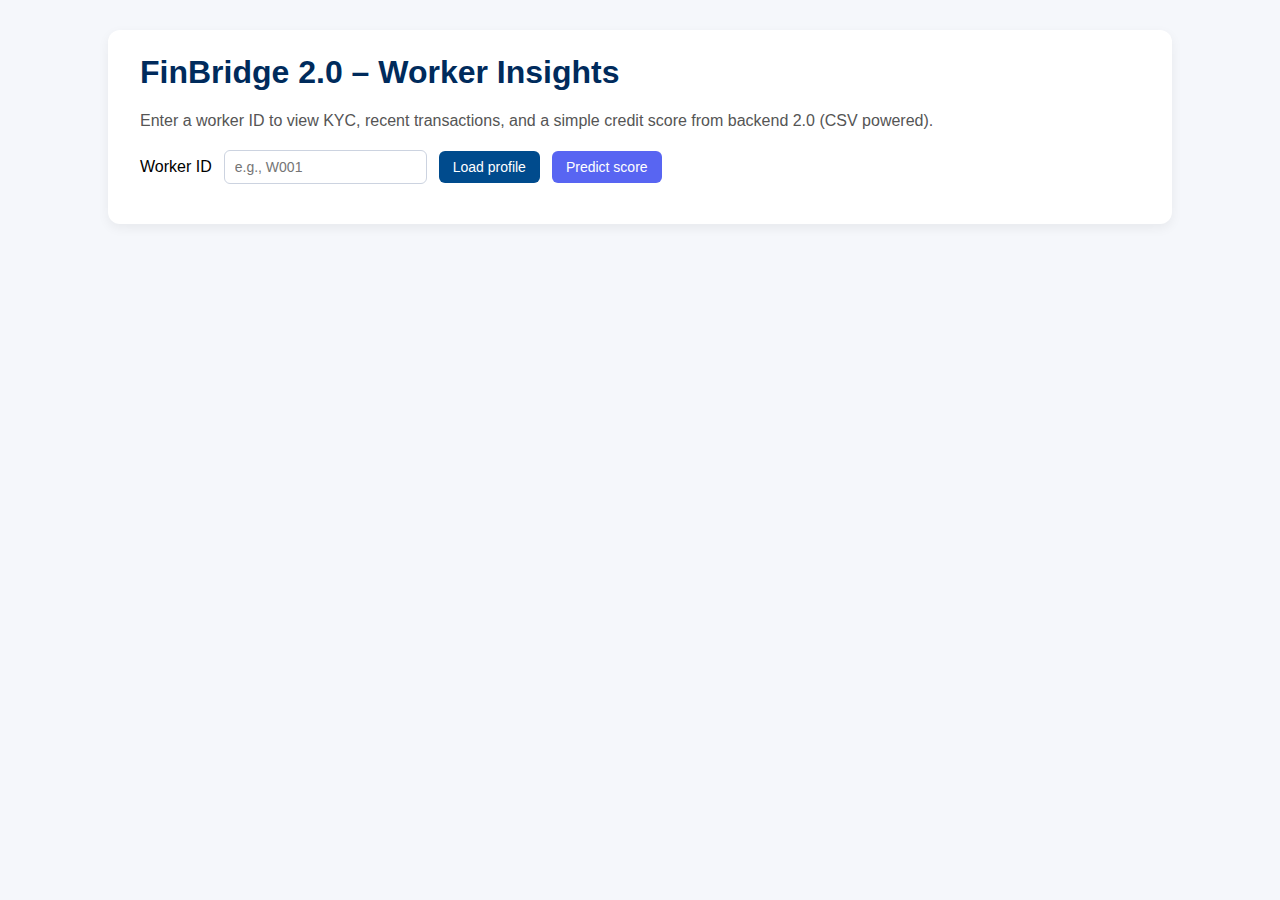
<file: Frontend/predict2.html>
<!DOCTYPE html>
<html lang="en">
<head>
  <meta charset="UTF-8">
  <title>FinBridge – Worker Insights</title>
  <style>
    body { font-family: Arial, sans-serif; background:#f5f7fb; margin:0; padding:0; }
    .container { max-width:1000px; margin:30px auto; background:#fff; padding:24px 32px;
                 border-radius:12px; box-shadow:0 4px 12px rgba(0,0,0,0.06); }
    h1 { margin-top:0; color:#002b5c; }
    p.subtitle { color:#555; margin-bottom:20px; }

    .row { display:flex; gap:12px; align-items:center; margin-bottom:16px; }
    input[type="text"], input[type="number"] { 
      padding:8px 10px; border-radius:6px; border:1px solid #ccd3e0; font-size:14px;
    }
    button {
      padding:8px 14px; border-radius:6px; border:none;
      background:#004b8d; color:#fff; font-size:14px; cursor:pointer;
    }
    button.secondary { background:#5865f2; }
    button:disabled { opacity:0.6; cursor:not-allowed; }

    .card { margin-top:16px; padding:14px 18px; border-radius:10px; background:#f0f6ff; }
    .card h3 { margin-top:0; margin-bottom:8px; }

    .grid-2 { display:grid; grid-template-columns: repeat(auto-fit, minmax(260px,1fr)); gap:16px; }

    table { width:100%; border-collapse:collapse; margin-top:8px; font-size:13px; }
    th, td { border:1px solid #dde4f2; padding:6px 8px; text-align:left; }
    th { background:#e3ecff; }
    .error { color:#b00020; margin-top:8px; }
  </style>
</head>
<body>
  <div class="container">
    <h1>FinBridge 2.0 – Worker Insights</h1>
    <p class="subtitle">
      Enter a worker ID to view KYC, recent transactions, and a simple credit score from backend 2.0 (CSV powered).
    </p>

    <!-- Worker ID + actions -->
    <div class="row">
      <label for="worker_id">Worker ID</label>
      <input id="worker_id" type="text" placeholder="e.g., W001">
      <button onclick="loadProfile()">Load profile</button>
      <button class="secondary" onclick="predictScore()">Predict score</button>
    </div>
    <div id="error" class="error"></div>

    <div class="grid-2">
      <!-- KYC + summary card -->
      <div class="card" id="kyc-card" style="display:none;">
        <h3>KYC & Summary</h3>
        <p id="kyc-text"></p>
        <p id="summary-text"></p>
      </div>

      <!-- Prediction card -->
      <div class="card" id="predict-card" style="display:none;">
        <h3>Credit Score (Rule-based)</h3>
        <p id="predict-text"></p>
      </div>
    </div>

    <!-- Transactions history -->
    <div class="card" id="txn-card" style="display:none;">
      <h3>Recent transactions</h3>
      <table id="txn-table">
        <thead>
          <tr>
            <th>Date</th>
            <th>Amount</th>
            <th>Type</th>
            <th>Source</th>
          </tr>
        </thead>
        <tbody></tbody>
      </table>
    </div>
  </div>

  <script>
    const API_BASE = "http://127.0.0.1:8001";

    const errorDiv = document.getElementById("error");
    const kycCard = document.getElementById("kyc-card");
    const kycText = document.getElementById("kyc-text");
    const summaryText = document.getElementById("summary-text");
    const txnCard = document.getElementById("txn-card");
    const txnBody = document.querySelector("#txn-table tbody");
    const predictCard = document.getElementById("predict-card");
    const predictText = document.getElementById("predict-text");

    async function loadProfile() {
      const workerId = document.getElementById("worker_id").value.trim();
      errorDiv.textContent = "";
      kycCard.style.display = "none";
      txnCard.style.display = "none";

      if (!workerId) {
        errorDiv.textContent = "Please enter a worker ID (e.g., W001).";
        return;
      }

      try {
        const resp = await fetch(`${API_BASE}/worker/${encodeURIComponent(workerId)}`);
        if (!resp.ok) {
          errorDiv.textContent = "Worker not found.";
          return;
        }
        const data = await resp.json();

        const k = data.kyc;
        const inc = data.income || [];
        const lastIncome = inc.length > 0 ? inc[inc.length - 1] : null;

        kycText.textContent =
          `${k.name} (${k.worker_id || workerId}), age ${k.age}, ` +
          `PAN ${k.pan}, city ${k.city || ""}`.trim();

        if (lastIncome) {
          summaryText.textContent =
            `Recent average monthly income: ₹${lastIncome.avg_monthly_income || lastIncome.amount || "NA"}, ` +
            `months on platform (approx): ${data.income.length}`;
        } else {
          summaryText.textContent = "No income history available.";
        }
        kycCard.style.display = "block";

        // Fill transactions table
        txnBody.innerHTML = "";
        (data.transactions || []).forEach(txn => {
          const tr = document.createElement("tr");
          tr.innerHTML = `
            <td>${txn.date}</td>
            <td>₹${txn.amount}</td>
            <td>${txn.type}</td>
            <td>${txn.source || ""}</td>
          `;
          txnBody.appendChild(tr);
        });
        if ((data.transactions || []).length > 0) {
          txnCard.style.display = "block";
        }
      } catch (e) {
        console.error(e);
        errorDiv.textContent = "Error contacting backend 2.0.";
      }
    }

    async function predictScore() {
      const workerId = document.getElementById("worker_id").value.trim();
      errorDiv.textContent = "";
      predictCard.style.display = "none";

      if (!workerId) {
        errorDiv.textContent = "Enter a worker ID first.";
        return;
      }

      // For now, just send defaults. You can wire real features later.
      const payload = {
        worker_id: workerId,
        age: 28,
        hours_worked: 40,
        avg_monthly_income: 25000
      };

      try {
        const resp = await fetch(`${API_BASE}/predict`, {
          method: "POST",
          headers: { "Content-Type": "application/json" },
          body: JSON.stringify(payload)
        });
        if (!resp.ok) {
          const t = await resp.text();
          throw new Error(t);
        }
        const data = await resp.json();
        predictText.textContent =
          `Worker: ${data.worker_id} | Score: ${data.credit_score} | ` +
          `Status: ${data.status} | Amount: ₹${data.loan_amount}`;
        predictCard.style.display = "block";
      } catch (e) {
        console.error(e);
        errorDiv.textContent = "Error during prediction.";
      }
    }
  </script>
</body>
</html>
</file>
<file: Frontend/styles.css>
/* Global Design System */
:root {
  /* Colors */
  --primary-color: #003366;
  /* Deep Professional Navy */
  --primary-light: #004d99;
  --accent-color: #00d4ff;
  /* Tech Blue for highlights */
  --bg-color: #ffffff;
  /* Soft cool gray */
  --card-bg: #ffffff;
  --text-main: #1a202c;
  --text-muted: #718096;
  --success: #10b981;
  --white: #ffffff;

  /* Shadows */
  --shadow-sm: 0 1px 3px rgba(0, 0, 0, 0.05);
  --shadow-md: 0 4px 6px -1px rgba(0, 0, 0, 0.1), 0 2px 4px -1px rgba(0, 0, 0, 0.06);
  --shadow-lg: 0 10px 15px -3px rgba(0, 0, 0, 0.1), 0 4px 6px -2px rgba(0, 0, 0, 0.05);
  --shadow-glow: 0 0 15px rgba(0, 212, 255, 0.3);

  /* Radius */
  --radius-sm: 8px;
  --radius-md: 12px;
  --radius-lg: 20px;
  --radius-full: 9999px;

  /* Transitions */
  --transition-fast: 0.15s ease;
  --transition-normal: 0.3s ease;
}

/* Reset & Base */
* {
  margin: 0;
  padding: 0;
  box-sizing: border-box;
}

body {
  font-family: 'Inter', system-ui, -apple-system, sans-serif;
  background-color: var(--bg-color);
  color: var(--text-main);
  line-height: 1.5;
  -webkit-font-smoothing: antialiased;
}

/* Typography */
h1,
h2,
h3,
h4 {
  font-weight: 700;
  letter-spacing: -0.02em;
  color: var(--primary-color);
}

a {
  text-decoration: none;
  color: inherit;
  transition: var(--transition-fast);
}

button {
  font-family: inherit;
  border: none;
  outline: none;
  cursor: pointer;
}

/* --- Layout Components --- */

/* Top Navigation Bar */
.top-bar {
  height: 80px;
  /* Standardize height */
  background-color:rgb(4, 4, 85);
  display: flex;
  align-items: center;
  justify-content: space-between;
  padding: 0 24px;
  /* Standardize padding */
  box-shadow: var(--shadow-sm);
  position: sticky;
  top: 0;
  z-index: 100;
}

.main-nav ul {
  display: flex;
  gap: 32px;
  list-style: none;
}

.main-nav a {
  font-size: 15px;
  font-weight: 500;
  color: white;
  position: relative;
}

.main-nav a:hover,
.main-nav a.active {
  color: #ffffff;
}

.main-nav a::after {
  content: '';
  position: absolute;
  bottom: -4px;
  left: 0;
  width: 0;
  height: 2px;
  background-color: var(--accent-color);
  transition: width 0.3s ease;
}

.main-nav a:hover::after,
.main-nav a.active::after {
  width: 100%;
}

/* Hero Section */
.hero {
  min-height: calc(100vh - 70px);
  display: flex;
  flex-direction: column;
  justify-content: center;
  align-items: center;
  text-align: center;
  padding: 40px 20px;
  background: radial-gradient(circle at top, #ffffff 0%, var(--bg-color) 70%);
}

.hero-content {
  max-width: 600px;
  animation: fadeIn 0.8s ease-out;
}

@keyframes fadeIn {
  from {
    opacity: 0;
    transform: translateY(20px);
  }

  to {
    opacity: 1;
    transform: translateY(0);
  }
}

.logo-row {
  margin-bottom: 20px;
}

.logo-img {
  max-width: 100%;
  width: 500px;
  /* Bigger logo as requested */
  height: auto;
  filter: drop-shadow(var(--shadow-lg));
  /* Making logo pop */
}

.dots {
  display: flex;
  justify-content: center;
  gap: 12px;
  margin: 30px 0;
}

.dot {
  width: 10px;
  height: 10px;
  border-radius: 50%;
  background-color: #cbd5e0;
  transition: all 0.3s ease;
}

.dot-active {
  width: 30px;
  background-color:rgb(4, 4, 85);
  border-radius: var(--radius-full);
}

.tagline {
  font-size: 3rem;
  line-height: 1.2;
  margin-bottom: 40px;
  background: linear-gradient(135deg, var(--primary-color) 0%, var(--primary-light) 100%);
  -webkit-background-clip: text;
  background-clip: text;
  -webkit-text-fill-color: transparent;
  color: transparent;
}

/* Buttons */
.primary-btn {
  padding: 16px 48px;
  border-radius: var(--radius-full);
  background: linear-gradient(135deg, var(--primary-color), var(--primary-light));
  color: var(--white);
  font-size: 18px;
  font-weight: 600;
  box-shadow: 0 4px 15px rgba(0, 51, 102, 0.3);
  transition: all var(--transition-normal);
}

.primary-btn:hover {
  transform: translateY(-2px);
  box-shadow: 0 8px 25px rgba(0, 51, 102, 0.4);
}

.primary-btn:active {
  transform: translateY(0);
}

/* Authentication Layout */
.auth-wrapper {
  display: flex;
  justify-content: center;
  align-items: center;
  min-height: calc(100vh - 140px);
  padding: 20px;
}

.auth-logo {
  text-align: center;
  padding: 20px 0;
}

.auth-logo img {
  width: 140px;
}

.auth-card {
  width: 100%;
  max-width: 420px;
  background: rgba(243, 243, 247, 0.9);
  backdrop-filter: blur(10px);
  padding: 40px;
  border-radius: var(--radius-lg);
  box-shadow: var(--shadow-lg);
  border: 1px solid rgba(255, 255, 255, 0.5);
}

.auth-title {
  text-align: center;
  font-size: 24px;
  margin-bottom: 20px;
  color: var(--text-main);
}

.auth-form label {
  display: block;
  font-size: 14px;
  font-weight: 500;
  color: var(--text-muted);
  margin-bottom: 8px;
}

.auth-form input {
  width: 100%;
  padding: 12px 16px;
  border-radius: var(--radius-md);
  border: 1px solid #e2e8f0;
  font-size: 15px;
  margin-bottom: 20px;
  transition: all 0.2s;
  background: #f8fafc;
}

.auth-form input:focus {
  border-color: var(--accent-color);
  background: var(--white);
  box-shadow: 0 0 0 3px rgba(0, 212, 255, 0.1);
}

.auth-buttons {
  display: flex;
  gap: 16px;
  margin-top: 10px;
}

.btn-primary,
.btn-secondary {
  flex: 1;
  padding: 12px;
  border-radius: var(--radius-md);
  font-weight: 600;
  font-size: 15px;
  text-align: center;
  transition: all 0.2s;
}

.btn-primary {
  background-color: var(--primary-color);
  color: var(--white);
}

.btn-primary:hover {
  background-color: var(--primary-light);
  transform: translateY(-1px);
}

.btn-secondary {
  background-color: transparent;
  border: 1px solid #e2e8f0;
  color: var(--text-muted);
}

.btn-secondary:hover {
  border-color: var(--text-muted);
  color: var(--text-main);
}


/* Dashboard General */
.dash-body {
  background-color: #f0f4f8;
  padding-bottom: 80px;
  /* space for bottom nav */
}

.dash-topbar {
  display: flex;
  align-items: center;
  justify-content: space-between;
  padding: 16px 24px;
  background: var(--white);
  margin: 0;
  box-shadow: var(--shadow-sm);
}

.dash-title {
  font-size: 18px;
  font-weight: 600;
  color: var(--primary-color);
}

.icon-btn {
  background: none;
  font-size: 20px;
  color: var(--text-muted);
  padding: 8px;
  border-radius: 50%;
  transition: background 0.2s;
}

.icon-btn:hover {
  background-color: #edf2f7;
}

.dash-main {
  padding: 24px;
  max-width: 600px;
  margin: 0 auto;
}

/* Dashboard Cards */
.income-card {
  background: linear-gradient(135deg, var(--primary-color), var(--accent-color));
  color: var(--white);
  border-radius: 24px;
  padding: 28px;
  box-shadow: 0 10px 25px -5px rgba(0, 51, 102, 0.4);
  position: relative;
  overflow: hidden;
  margin-bottom: 24px;
}

/* Glass effect overlay for card texture */
.income-card::before {
  content: '';
  position: absolute;
  top: -50%;
  left: -50%;
  width: 200%;
  height: 200%;
  background: radial-gradient(circle, rgba(255, 255, 255, 0.1) 0%, transparent 60%);
  opacity: 0.6;
}

.income-card-header {
  position: relative;
  display: flex;
  justify-content: space-between;
  align-items: center;
  margin-bottom: 12px;
}

.income-title {
  font-size: 16px;
  opacity: 0.9;
  font-weight: 500;
}

.income-amount {
  position: relative;
  font-size: 36px;
  font-weight: 700;
}

.dash-actions {
  display: grid;
  grid-template-columns: 1fr 1fr;
  gap: 16px;
  margin-bottom: 32px;
}

.dash-btn-primary,
.dash-btn-outline {
  padding: 14px;
  border-radius: var(--radius-lg);
  font-weight: 600;
  font-size: 15px;
  text-align: center;
  transition: transform 0.2s;
  box-shadow: var(--shadow-sm);
}

.dash-btn-primary {
  background-color: var(--text-main);
  color: var(--white);
}

.dash-btn-outline {
  background-color: var(--white);
  color: var(--text-main);
}

/* Features Grid */
.section-title {
  font-size: 18px;
  font-weight: 600;
  margin-bottom: 12px;
  color: var(--text-main);
}

.features-row {
  display: grid;
  grid-template-columns: repeat(2, 1fr);
  /* 2 columns for better visibility */
  gap: 16px;
  margin-bottom: 32px;
}

.feature-card {
  background: var(--white);
  padding: 20px;
  border-radius: var(--radius-lg);
  display: flex;
  flex-direction: column;
  align-items: center;
  gap: 12px;
  text-decoration: none;
  box-shadow: var(--shadow-sm);
  transition: transform 0.2s, box-shadow 0.2s;
  border: 1px solid rgba(0, 0, 0, 0.02);
}

.feature-card:hover {
  transform: translateY(-4px);
  box-shadow: var(--shadow-md);
}

.feature-icon {
  width: 48px;
  height: 48px;
  border-radius: 50%;
  display: flex;
  align-items: center;
  justify-content: center;
  font-size: 20px;
}

.feature-name {
  font-size: 15px;
  font-weight: 600;
  color: var(--text-main);
}

/* Recent Activity */
.recent-header {
  display: flex;
  justify-content: space-between;
  align-items: center;
  margin-bottom: 16px;
}

.recent-header h2 {
  font-size: 18px;
  color: var(--text-main);
}

.recent-viewall {
  color: var(--accent-color);
  font-size: 13px;
  font-weight: 600;
  background: none;
}

.activity-card {
  background-color: var(--white);
  border-radius: 16px;
  padding: 16px;
  display: flex;
  justify-content: space-between;
  align-items: center;
  margin-bottom: 12px;
  box-shadow: var(--shadow-sm);
  border: 1px solid #f7fafc;
}

.activity-left {
  display: flex;
  align-items: center;
  gap: 16px;
}

.activity-icon {
  width: 40px;
  height: 40px;
  border-radius: 12px;
  background-color: #f0f9ff;
  color: var(--primary-color);
  display: flex;
  align-items: center;
  justify-content: center;
  font-size: 18px;
}

.activity-title {
  font-weight: 600;
  font-size: 15px;
  color: var(--text-main);
}

.activity-time {
  font-size: 12px;
  color: var(--text-muted);
  margin-top: 2px;
}

.activity-amount {
  font-weight: 700;
  font-size: 15px;
}

.activity-amount.positive {
  color: var(--success);
}

/* Bottom Nav */
.bottom-nav {
  position: fixed;
  bottom: 0;
  left: 0;
  right: 0;
  height: 80px;
  /* Increased for better touch target */
  background-color: rgba(255, 255, 255, 0.95);
  backdrop-filter: blur(10px);
  border-top: 1px solid #edf2f7;
  display: flex;
  justify-content: space-around;
  align-items: center;
  padding-bottom: 10px;
  /* Safe area for modern phones */
  box-shadow: 0 -4px 10px rgba(0, 0, 0, 0.02);
}

.bottom-item {
  font-size: 24px;
  opacity: 0.4;
  transition: all 0.3s;
  padding: 8px;
  border-radius: 12px;
}

.bottom-item:hover {
  opacity: 0.7;
  transform: translateY(-3px);
}

.bottom-item-active {
  opacity: 1;
  color: var(--primary-color);
  background-color: #eef2ff;
}

/* Sidebar Navigation */
.sidebar-overlay {
  position: fixed;
  inset: 0;
  background: rgba(0, 0, 0, 0.4);
  backdrop-filter: blur(4px);
  z-index: 998;
  opacity: 0;
  visibility: hidden;
  transition: all 0.3s ease;
}

.sidebar-overlay.active {
  opacity: 1;
  visibility: visible;
}

.sidebar {
  position: fixed;
  top: 0;
  left: 0;
  bottom: 0;
  width: 280px;
  background: var(--white);
  z-index: 999;
  transform: translateX(-100%);
  transition: transform 0.3s cubic-bezier(0.4, 0, 0.2, 1);
  box-shadow: 2px 0 20px rgba(0, 0, 0, 0.1);
  display: flex;
  flex-direction: column;
}

.sidebar.active {
  transform: translateX(0);
}

.sidebar-header {
  height: 80px;
  /* Match top bar */
  display: flex;
  align-items: center;
  padding: 0 24px;
  border-bottom: 1px solid #f1f5f9;
}

.sidebar-logo {
  font-size: 22px;
  font-weight: 800;
  color: var(--primary-color);
  letter-spacing: -0.02em;
}

.sidebar-nav {
  padding: 24px 16px;
  flex: 1;
  overflow-y: auto;
}

.sidebar-link {
  display: flex;
  align-items: center;
  gap: 16px;
  padding: 14px 16px;
  margin-bottom: 8px;
  border-radius: var(--radius-md);
  color: var(--text-main);
  font-weight: 500;
  font-size: 15px;
  transition: all 0.2s;
  text-decoration: none;
}

.sidebar-link:hover,
.sidebar-link.active {
  background: #f0f9ff;
  color: var(--primary-color);
}

.sidebar-link .icon {
  font-size: 20px;
  width: 24px;
  text-align: center;
  display: inline-block;
}

.sidebar-footer {
  padding: 24px;
  border-top: 1px solid #f1f5f9;
}

.sidebar-logout {
  display: flex;
  align-items: center;
  gap: 12px;
  color: #ef4444;
  font-weight: 600;
  font-size: 15px;
  cursor: pointer;
  background: none;
  border: none;
  width: 100%;
  padding: 12px;
  border-radius: var(--radius-md);
  transition: background 0.2s;
}

.sidebar-logout:hover {
  background: #fef2f2;
}
</file>
<file: Frontend/chatbot.css>
/* Inherit globals */

.cb-page {
  max-width: 600px;
  margin: 0 auto;
  padding: 16px;
  padding-bottom: 90px;
}

.cb-welcome {
  text-align: center;
  margin-bottom: 20px;
  font-size: 16px;
  font-weight: 500;
  color: var(--text-muted);
}

/* Chat window */
.cb-chat-window {
  background: var(--white);
  border-radius: var(--radius-lg);
  box-shadow: var(--shadow-md);
  padding: 20px;
  /* Use viewport height carefully or fixed height */
  height: calc(100vh - 220px);
  min-height: 400px;
  overflow-y: auto;
  display: flex;
  flex-direction: column;
  gap: 16px;
  border: 1px solid rgba(0, 0, 0, 0.03);
}

/* Messages */
.cb-msg {
  max-width: 80%;
  padding: 12px 18px;
  font-size: 15px;
  line-height: 1.5;
  position: relative;
  transition: transform 0.2s;
}

.cb-msg:hover {
  transform: translateY(-1px);
}

/* bot bubble */
.cb-msg-bot {
  align-self: flex-start;
  background-color: #f1f5f9;
  color: var(--text-main);
  border-radius: 18px 18px 18px 4px;
  /* classic chat bubble shape */
  border: 1px solid #e2e8f0;
}

/* user bubble */
.cb-msg-user {
  align-self: flex-end;
  background: linear-gradient(135deg, var(--primary-color), var(--primary-light));
  color: var(--white);
  border-radius: 18px 18px 4px 18px;
  box-shadow: 0 4px 12px rgba(0, 51, 102, 0.2);
}

/* Input bar */
.cb-input-bar {
  position: fixed;
  left: 0;
  right: 0;
  bottom: 80px;
  /* Above nav bar */
  max-width: 600px;
  margin: 0 auto;
  padding: 12px 16px;
  z-index: 50;
  display: flex;
  gap: 12px;
  pointer-events: none;
  /* wrapper lets clicks through, inner elements catch them */
}

.cb-input-bar input {
  pointer-events: auto;
  flex: 1;
  border-radius: var(--radius-full);
  border: 1px solid #cbd5e1;
  padding: 14px 20px;
  font-size: 15px;
  box-shadow: var(--shadow-lg);
  outline: none;
  background: rgba(255, 255, 255, 0.9);
  backdrop-filter: blur(8px);
  transition: all 0.2s;
}

.cb-input-bar input:focus {
  border-color: var(--accent-color);
  background: var(--white);
  transform: translateY(-2px);
}

.cb-send-btn {
  pointer-events: auto;
  width: 50px;
  height: 50px;
  border-radius: 50%;
  border: none;
  background: var(--primary-color);
  color: var(--white);
  font-size: 20px;
  cursor: pointer;
  box-shadow: var(--shadow-lg);
  display: flex;
  align-items: center;
  justify-content: center;
  transition: transform 0.2s;
}

.cb-send-btn:hover {
  transform: scale(1.05);
  background: var(--primary-light);
}

@media (min-width: 768px) {

  .cb-page,
  .cb-input-bar {
    max-width: 800px;
  }

  .cb-input-bar {
    bottom: 20px;
    /* Different layout for desktop if desired, but sticking to bottom nav safe area */
  }
}
</file>
<file: Frontend/creditscore.css>
/* Inherit globals from styles.css */

.cs-page {
  padding: 24px;
  max-width: 600px;
  margin: 0 auto;
  padding-bottom: 90px;
}

/* Glass card override/extension */
.cs-gauge-card {
  position: relative;
  margin-bottom: 22px;
  padding: 32px 20px;
  border-radius: var(--radius-lg);
  background: var(--white);
  box-shadow: var(--shadow-md);
  text-align: center;
  overflow: hidden;
  border: 1px solid rgba(255, 255, 255, 0.8);
}

/* subtle highlight */
.cs-gauge-card::before {
  content: "";
  position: absolute;
  inset: -50%;
  background: radial-gradient(circle at 50% 0%, rgba(0, 51, 102, 0.05), transparent 60%);
  pointer-events: none;
}

/* Gauge wrapper */
.gauge {
  position: relative;
  z-index: 1;
  width: 260px;
  height: 130px;
  margin: 0 auto 24px;
}

/* three‑color semicircle */
.gauge::before {
  content: "";
  position: absolute;
  inset: 0;
  border-radius: 260px 260px 0 0;
  background: conic-gradient(from 180deg,
      #ef4444 0deg 120deg,
      /* red */
      #eab308 120deg 240deg,
      /* yellow */
      #10b981 240deg 360deg
      /* green */
    );
  -webkit-mask: radial-gradient(circle at 50% 100%, transparent 64%, #000 65%);
  mask: radial-gradient(circle at 50% 100%, transparent 64%, #000 65%);
}

.gauge-inner {
  display: none;
  /* simplified */
}

/* needle */
.gauge-needle {
  position: absolute;
  left: 50%;
  bottom: 0;
  transform-origin: center bottom;
  transform: translateX(-50%) rotate(-60deg);
  animation: cs-needle 1.4s cubic-bezier(0.34, 1.56, 0.64, 1) forwards;
  filter: drop-shadow(0 2px 4px rgba(0, 0, 0, 0.3));
}

.needle-stick {
  width: 6px;
  height: 90px;
  background: var(--text-main);
  border-radius: 4px;
  margin: 0 auto;
}

.needle-center {
  width: 20px;
  height: 20px;
  border-radius: 50%;
  background: var(--text-main);
  margin: -10px auto 0;
  border: 2px solid var(--white);
}

@keyframes cs-needle {
  0% {
    transform: translateX(-50%) rotate(-60deg);
  }

  100% {
    transform: translateX(-50%) rotate(0deg);
  }
}

.cs-score-text {
  position: relative;
  z-index: 1;
  display: flex;
  flex-direction: column;
  align-items: center;
  gap: 8px;
}

.cs-score-number {
  font-size: 32px;
  font-weight: 800;
  color: var(--primary-color);
}

.cs-score-label {
  padding: 6px 16px;
  border-radius: var(--radius-full);
  font-size: 14px;
  font-weight: 600;
  letter-spacing: 0.02em;
}

.cs-score-moderate {
  background-color: #fef9c3;
  /* light yellow */
  color: #854d0e;
  /* dark yellow-brown */
  border: 1px solid #fde047;
}

/* Offers section */
.cs-offers {
  display: flex;
  flex-direction: column;
  gap: 16px;
}

.offer-card {
  display: flex;
  justify-content: space-between;
  align-items: center;
  gap: 16px;
  padding: 20px;
  border-radius: var(--radius-lg);
  background: var(--white);
  box-shadow: var(--shadow-sm);
  transition: transform 0.2s, box-shadow 0.2s;
}

.offer-card:hover {
  transform: translateY(-2px);
  box-shadow: var(--shadow-md);
}

.offer-left {
  display: flex;
  align-items: center;
  gap: 16px;
}

.offer-logo {
  width: 48px;
  height: 48px;
  border-radius: 12px;
  display: flex;
  align-items: center;
  justify-content: center;
  color: #fff;
  font-weight: 700;
  font-size: 20px;
  box-shadow: var(--shadow-sm);
}

.offer-logo.hdfc {
  background: linear-gradient(135deg, #004c8f, #003366);
}

.offer-logo.icici {
  background: linear-gradient(135deg, #f37021, #d15b13);
}

.offer-logo.axis {
  background: linear-gradient(135deg, #97144d, #be1e62);
}

.offer-bank {
  font-size: 16px;
  font-weight: 600;
  color: var(--text-main);
  margin-bottom: 2px;
}

.offer-main {
  font-size: 14px;
  font-weight: 500;
  color: var(--text-muted);
}

.offer-sub {
  font-size: 12px;
  color: #a0aec0;
  margin-top: 2px;
}

.offer-btn {
  padding: 10px 20px;
  border-radius: var(--radius-full);
  background: var(--bg-color);
  color: var(--primary-color);
  font-size: 13px;
  font-weight: 600;
  transition: all 0.2s;
}

.offer-btn:hover {
  background: var(--primary-color);
  color: var(--white);
}

@media (min-width: 768px) {
  .cs-page {
    max-width: 800px;
  }
}
</file>
<file: Frontend/income.css>
/* Inherit globals */

.page {
  padding: 24px;
  max-width: 600px;
  margin: 0 auto;
  padding-bottom: 90px;
}

/* Cards rewrite to match global style */
.card {
  background-color: var(--white);
  border-radius: var(--radius-lg);
  box-shadow: var(--shadow-sm);
  padding: 24px;
  margin-bottom: 24px;
  border: 1px solid rgba(0, 0, 0, 0.03);
}

.chart-card {
  padding-top: 18px;
  background: white;
}

/* Chart */
.chart {
  display: flex;
  align-items: flex-end;
  gap: 12px;
  height: 220px;
  padding-left: 8px;
  padding-bottom: 8px;
  margin-bottom: 24px;
  /* Remove border-left for cleaner look, use grid lines if needed or keep simple */
  border-bottom: 1px dashed #cbd5e1;
  /* Subtle dashed line for improved aesthetic */
}

.chart-item {
  flex: 1;
  display: flex;
  flex-direction: column-reverse;
  /* Bar grows up */
  align-items: center;
  gap: 8px;
  position: relative;
  height: 100%;
}

.chart-bar {
  width: 100%;
  max-width: 32px;
  /* Slightly slimmer for elegance */
  border-radius: 8px;
  background: linear-gradient(180deg, #043ca5 0%, #bbd3ef 100%);
  /* Lighter cool blue for inactive */
  transition: all 0.3s cubic-bezier(0.34, 1.56, 0.64, 1);
  /* Bouncy transition */

  /* Animation */
  transform-origin: bottom;
  transform: scaleY(0);
  animation: grow-bar 1.2s cubic-bezier(0.34, 1.56, 0.64, 1) forwards;
  box-shadow: 0 4px 6px rgba(0, 0, 0, 0.05);
}

.chart-item.active .chart-bar {
  background: linear-gradient(180deg, #00d4ff 0%, #003366 100%);
  /* Accent to Navy */
  box-shadow: 0 8px 20px rgba(0, 51, 102, 0.3);
}

.chart-item:hover .chart-bar {
  transform: scaleY(1.05);
  /* Gentle hover effect */
  filter: brightness(1.1);
}

/* Heights */
.h-80 {
  height: 80%;
}

.h-75 {
  height: 75%;
}

.h-55 {
  height: 55%;
}

.h-50 {
  height: 50%;
}

.h-45 {
  height: 45%;
}

.h-40 {
  height: 40%;
}

.h-25 {
  height: 25%;
}

@keyframes grow-bar {
  from {
    transform: scaleY(0);
    opacity: 0;
  }

  to {
    transform: scaleY(1);
    opacity: 1;
  }
}

.chart-item:nth-child(1) .chart-bar {
  animation-delay: 0.1s;
}

.chart-item:nth-child(2) .chart-bar {
  animation-delay: 0.2s;
}

.chart-item:nth-child(3) .chart-bar {
  animation-delay: 0.3s;
}

.chart-item:nth-child(4) .chart-bar {
  animation-delay: 0.4s;
}

.chart-item:nth-child(5) .chart-bar {
  animation-delay: 0.5s;
}

.chart-item:nth-child(6) .chart-bar {
  animation-delay: 0.6s;
}

.chart-item:nth-child(7) .chart-bar {
  animation-delay: 0.7s;
}


.chart-day {
  font-size: 12px;
  font-weight: 500;
  color: var(--text-muted);
}

.chart-val {
  font-size: 11px;
  color: var(--text-main);
  opacity: 0;
  /* hidden by default until hover? or simplify */
  position: absolute;
  top: -24px;
  background: var(--text-main);
  color: white;
  padding: 2px 6px;
  border-radius: 4px;
}

.chart-item:hover .chart-val {
  opacity: 1;
}

/* Average row */
.avg-row {
  display: flex;
  justify-content: space-between;
  font-size: 14px;
  padding-top: 12px;
  border-top: 1px solid #f1f5f9;
}

.avg-val {
  color: var(--success);
  font-weight: 700;
  font-size: 16px;
}

/* Income list */
.list-header {
  display: flex;
  justify-content: space-between;
  align-items: center;
  margin-bottom: 20px;
}

.list-header h2 {
  font-size: 18px;
  color: var(--text-main);
}

.subtitle {
  font-size: 13px;
  color: var(--text-muted);
}

.chip-btn {
  border-radius: var(--radius-full);
  border: none;
  padding: 8px 16px;
  background-color: var(--primary-color);
  color: var(--white);
  font-size: 13px;
  font-weight: 600;
  cursor: pointer;
  transition: opacity 0.2s;
}

.chip-btn:hover {
  opacity: 0.9;
}

/* Source rows */
.source {
  margin-top: 12px;
  padding: 16px;
  border-radius: var(--radius-md);
  background-color: #f8fafc;
  display: flex;
  justify-content: space-between;
  align-items: center;
  transition: transform 0.2s;
}

.source:hover {
  transform: translateX(4px);
  background: #f1f5f9;
}

.source-left {
  display: flex;
  align-items: center;
  gap: 16px;
}

.logo-box {
  width: 48px;
  height: 48px;
  border-radius: 14px;
  display: flex;
  align-items: center;
  justify-content: center;
  font-size: 16px;
  font-weight: 700;
  color: #fff;
  box-shadow: var(--shadow-sm);
}

.logo-box.uber {
  background-color: #000000;
}

.logo-box.zomato {
  background-color: #cb202d;
}

.logo-box.freelance {
  background-color: #f59e0b;
}

.source-name {
  font-size: 15px;
  font-weight: 600;
  color: var(--text-main);
}

.source-sub {
  font-size: 13px;
  color: var(--text-muted);
}

.source-amt {
  font-size: 16px;
  font-weight: 700;
  color: var(--primary-color);
}

/* Info note */
.info-note {
  margin-top: 20px;
  font-size: 13px;
  background-color: #fffbeb;
  color: #92400e;
  border-radius: var(--radius-md);
  padding: 12px 16px;
  border: 1px solid #fde68a;
  display: flex;
  align-items: center;
  gap: 8px;
}

@media (min-width: 768px) {
  .page {
    max-width: 900px;
    display: grid;
    grid-template-columns: 1.5fr 1fr;
    gap: 24px;
    align-items: start;
  }
}
</file>
<file: Frontend/insurance.css>
/* Inherit globals */

.ins-page {
  max-width: 600px;
  margin: 0 auto;
  padding: 24px;
  padding-bottom: 90px;
}
table {
  width: 100%;
  border-collapse: collapse;
}

th, td {
  border: 1px solid #ccc;
  padding: 8px 10px;
}

/* make heading row left-aligned */
th {
  background-color: #f0f6ff;
  text-align: left;
}
.action-cell {
  text-align: left;
  white-space: nowrap;
}

.apply-link {
  text-decoration: none;
  color: #003366;
  font-weight: 500;
}


/* Hero */
.ins-hero {
  background: linear-gradient(135deg, #e0f2fe, #bae6fd);
  border-radius: var(--radius-lg);
  padding: 20px;
  text-align: center;
  margin-bottom: 24px;
  box-shadow: var(--shadow-sm);
  border: 1px solid rgba(255, 255, 255, 0.5);
}

.ins-hero img {
  width: 100%;
  max-height: 260px;
  border-radius: var(--radius-md);
  object-fit: cover;
  box-shadow: var(--shadow-md);
  margin-bottom: 12px;
}

.ins-hero-caption {
  font-size: 11px;
  font-weight: 700;
  letter-spacing: 0.1em;
  color: var(--primary-color);
  text-transform: uppercase;
  opacity: 0.8;
}

/* Content */
.ins-content {
  background-color: var(--white);
  border-radius: var(--radius-lg);
  padding: 24px;
  box-shadow: var(--shadow-md);
  border: 1px solid rgba(0, 0, 0, 0.03);
}

.ins-heading {
  font-size: 20px;
  font-weight: 700;
  margin-bottom: 20px;
  color: var(--text-main);
  text-align: center;
}

/* Options */
.ins-options {
  display: flex;
  flex-direction: column;
  gap: 12px;
  margin-bottom: 12px;
}

.ins-option-btn {
  width: 100%;
  border-radius: var(--radius-md);
  border: 1px solid transparent;
  padding: 14px 18px;
  background-color: #f1f5f9;
  font-size: 15px;
  font-weight: 500;
  text-align: left;
  cursor: pointer;
  transition: all 0.2s;
  display: flex;
  justify-content: space-between;
  align-items: center;
  color: var(--text-main);
}

.ins-option-btn::after {
  content: '→';
  opacity: 0;
  transform: translateX(-10px);
  transition: all 0.2s;
}

.ins-option-btn:hover {
  background-color: var(--white);
  border-color: var(--accent-color);
  box-shadow: var(--shadow-sm);
  color: var(--primary-color);
}

.ins-option-btn:hover::after {
  opacity: 1;
  transform: translateX(0);
}

/* Bullet points */
.ins-points {
  list-style: none;
  padding: 0;
  margin-bottom: 24px;
  background: #f8fafc;
  padding: 16px;
  border-radius: var(--radius-md);
}

.ins-points li {
  font-size: 13px;
  line-height: 1.6;
  margin-bottom: 8px;
  display: flex;
  align-items: center;
  gap: 8px;
  color: var(--text-muted);
}

.ins-points li::before {
  content: "✓";
  color: var(--success);
  font-weight: bold;
}

.ins-points li:last-child {
  margin-bottom: 0;
}

/* CTA */
.ins-cta-btn {
  width: 100%;
  border-radius: var(--radius-full);
  border: none;
  padding: 16px 0;
  background: linear-gradient(135deg, #fbbf24, #d97706);
  color: white;
  font-size: 16px;
  font-weight: 700;
  cursor: pointer;
  box-shadow: 0 4px 14px rgba(217, 119, 6, 0.4);
  transition: transform 0.15s;
}

.ins-cta-btn:hover {
  transform: translateY(-2px);
  box-shadow: 0 6px 20px rgba(217, 119, 6, 0.5);
}

@media (min-width: 768px) {
  .ins-page {
    max-width: 800px;
  }
}
</file>
